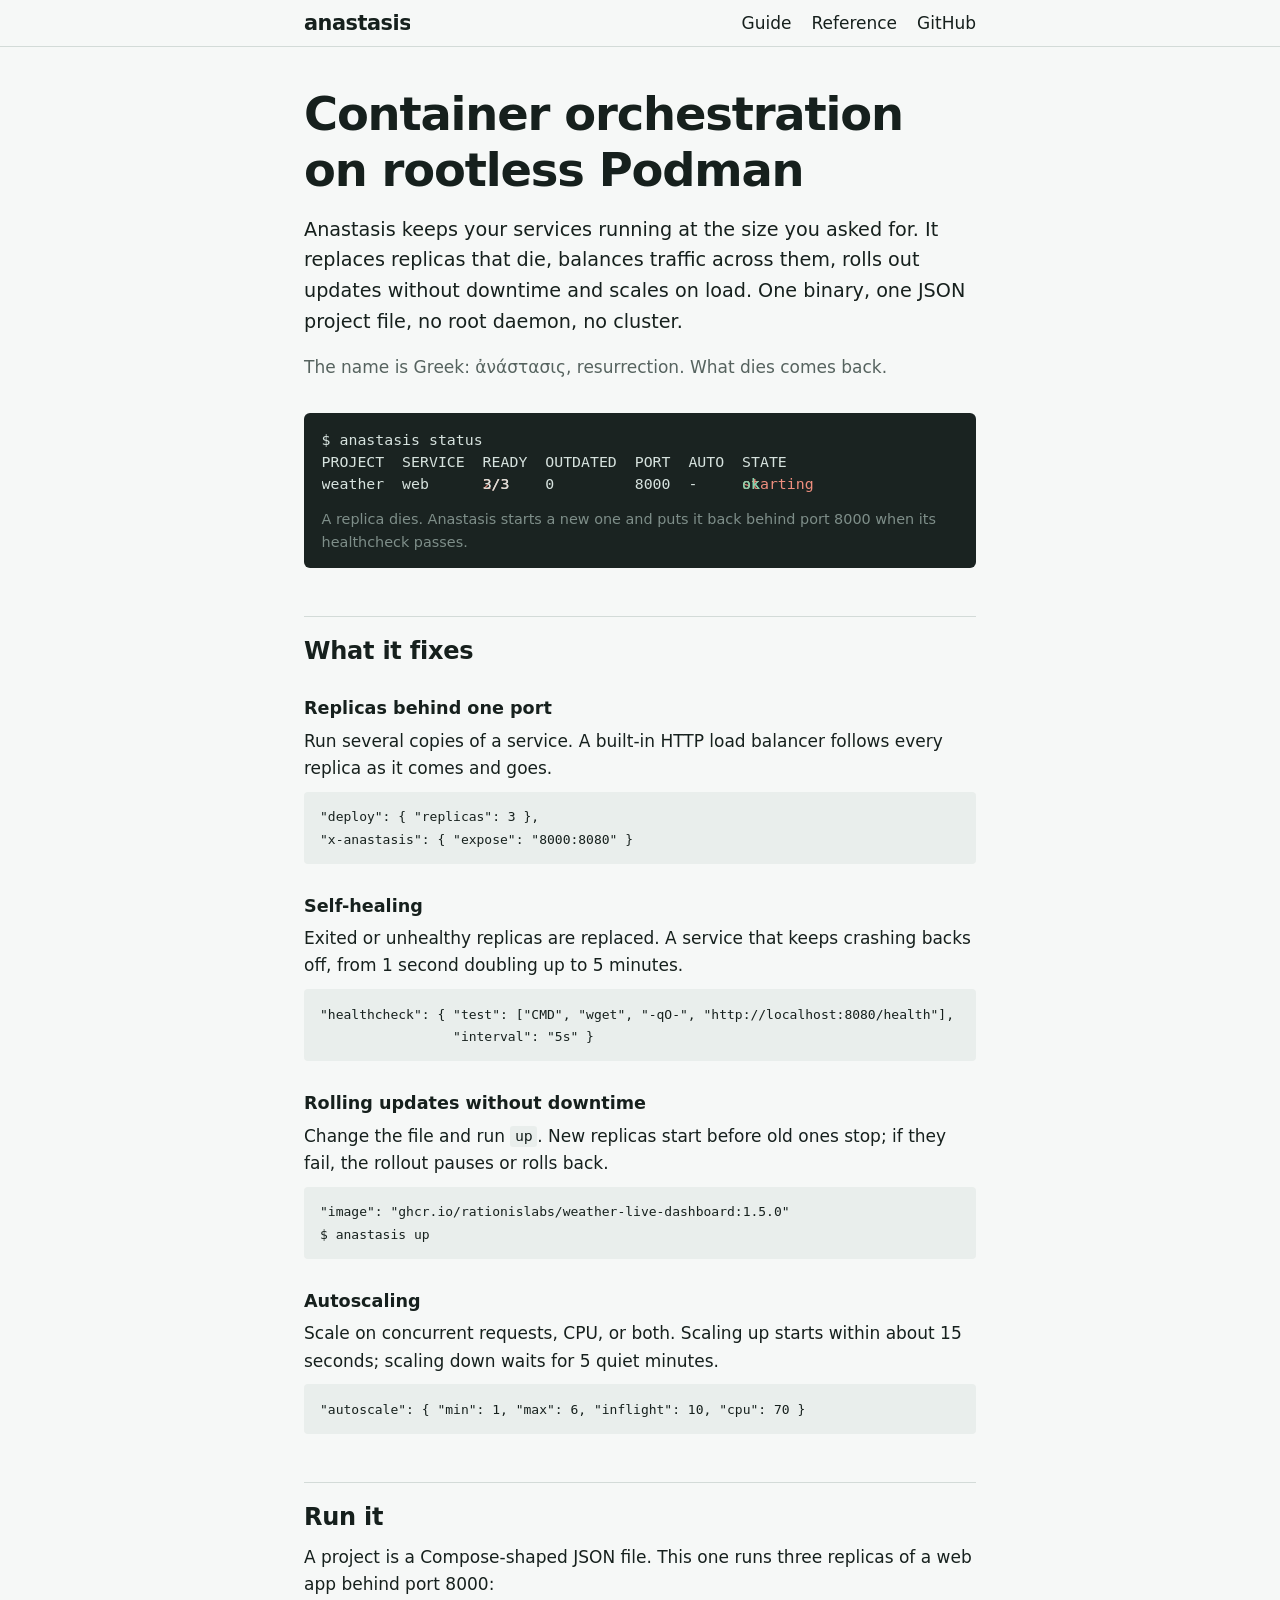
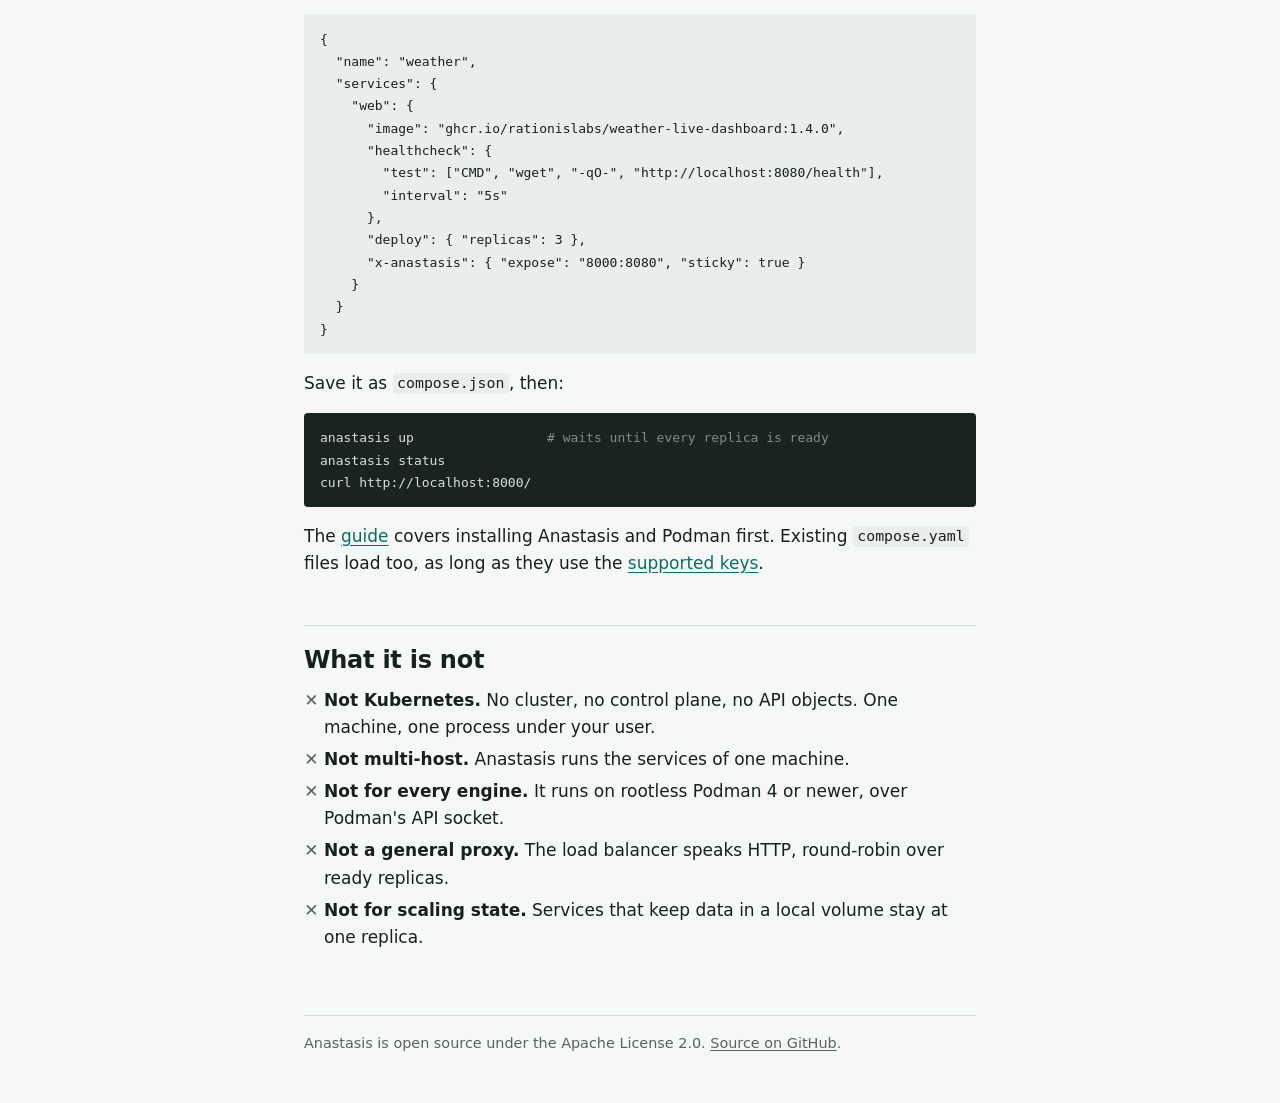
<file: docs/index.html>
<!DOCTYPE html>
<html lang="en">
<head>
<meta charset="utf-8">
<meta name="viewport" content="width=device-width, initial-scale=1">
<title>Anastasis: container orchestration on rootless Podman</title>
<meta name="description" content="Anastasis keeps your services running on rootless Podman: replicas, self-healing, rolling updates and autoscaling, in one binary with one JSON project file.">
<link rel="stylesheet" href="style.css">
<link rel="icon" href="logo.svg" type="image/svg+xml">
</head>
<body>
<a class="skip" href="#main">Skip to content</a>
<header class="bar">
  <nav aria-label="Site">
    <a class="home" href="./" aria-current="page"><img src="logo.svg" alt="Anastasis home" width="132" height="32"></a>
    <a href="guide.html">Guide</a>
    <a href="reference.html">Reference</a>
    <a href="https://github.com/rationislabs/anastasis">GitHub</a>
  </nav>
</header>

<main id="main">
<h1>Container orchestration on rootless&nbsp;Podman</h1>
<p class="lede">Anastasis keeps your services running at the size you asked for. It replaces replicas
that die, balances traffic across them, rolls out updates without downtime and scales on load.
One binary, one JSON project file, no root daemon, no cluster.</p>
<p class="note">The name is Greek: <span lang="grc">ἀνάστασις</span>, resurrection. What dies comes
back.</p>

<figure class="status">
<pre><span class="dim">$ anastasis status</span>
PROJECT  SERVICE  READY  OUTDATED  PORT  AUTO  STATE
weather  web      <span class="cycle"><span class="s1" aria-hidden="true">3/3</span><span class="s2 bad" aria-hidden="true">2/3</span><span class="s3">3/3</span></span>    0         8000  -     <span class="cycle"><span class="s1 ok" aria-hidden="true">ok</span><span class="s2 bad" aria-hidden="true">starting</span><span class="s3 ok">ok</span></span></pre>
<figcaption>A replica dies. Anastasis starts a new one and puts it back behind port 8000 when its
healthcheck passes.</figcaption>
</figure>

<h2 id="fixes">What it fixes</h2>
<dl class="fixes">
  <dt>Replicas behind one port</dt>
  <dd>Run several copies of a service. A built-in HTTP load balancer follows every replica as it
  comes and goes.
<pre><code>"deploy": { "replicas": 3 },
"x-anastasis": { "expose": "8000:8080" }</code></pre></dd>

  <dt>Self-healing</dt>
  <dd>Exited or unhealthy replicas are replaced. A service that keeps crashing backs off, from 1
  second doubling up to 5 minutes.
<pre><code>"healthcheck": { "test": ["CMD", "wget", "-qO-", "http://localhost:8080/health"],
                 "interval": "5s" }</code></pre></dd>

  <dt>Rolling updates without downtime</dt>
  <dd>Change the file and run <code>up</code>. New replicas start before old ones stop; if they
  fail, the rollout pauses or rolls back.
<pre><code>"image": "ghcr.io/rationislabs/weather-live-dashboard:1.5.0"
$ anastasis up</code></pre></dd>

  <dt>Autoscaling</dt>
  <dd>Scale on concurrent requests, CPU, or both. Scaling up starts within about 15 seconds;
  scaling down waits for 5 quiet minutes.
<pre><code>"autoscale": { "min": 1, "max": 6, "inflight": 10, "cpu": 70 }</code></pre></dd>
</dl>

<h2 id="start">Run it</h2>
<p>A project is a Compose-shaped JSON file. This one runs three replicas of a web app behind port
8000:</p>
<pre><code>{
  "name": "weather",
  "services": {
    "web": {
      "image": "ghcr.io/rationislabs/weather-live-dashboard:1.4.0",
      "healthcheck": {
        "test": ["CMD", "wget", "-qO-", "http://localhost:8080/health"],
        "interval": "5s"
      },
      "deploy": { "replicas": 3 },
      "x-anastasis": { "expose": "8000:8080", "sticky": true }
    }
  }
}</code></pre>
<p>Save it as <code>compose.json</code>, then:</p>
<pre class="term"><code>anastasis up                 <span class="dim"># waits until every replica is ready</span>
anastasis status
curl http://localhost:8000/</code></pre>
<p>The <a href="guide.html#install">guide</a> covers installing Anastasis and Podman first. Existing
<code>compose.yaml</code> files load too, as long as they use the
<a href="reference.html#service">supported keys</a>.</p>

<h2 id="not">What it is not</h2>
<ul class="not">
  <li><strong>Not Kubernetes.</strong> No cluster, no control plane, no API objects. One machine,
  one process under your user.</li>
  <li><strong>Not multi-host.</strong> Anastasis runs the services of one machine.</li>
  <li><strong>Not for every engine.</strong> It runs on rootless Podman 4 or newer, over Podman's
  API socket.</li>
  <li><strong>Not a general proxy.</strong> The load balancer speaks HTTP, round-robin over ready
  replicas.</li>
  <li><strong>Not for scaling state.</strong> Services that keep data in a local volume stay at one
  replica.</li>
</ul>
</main>

<footer>
  <p>Anastasis is open source under the Apache License 2.0.
  <a href="https://github.com/rationislabs/anastasis">Source on GitHub</a>.</p>
</footer>
</body>
</html>
</file>
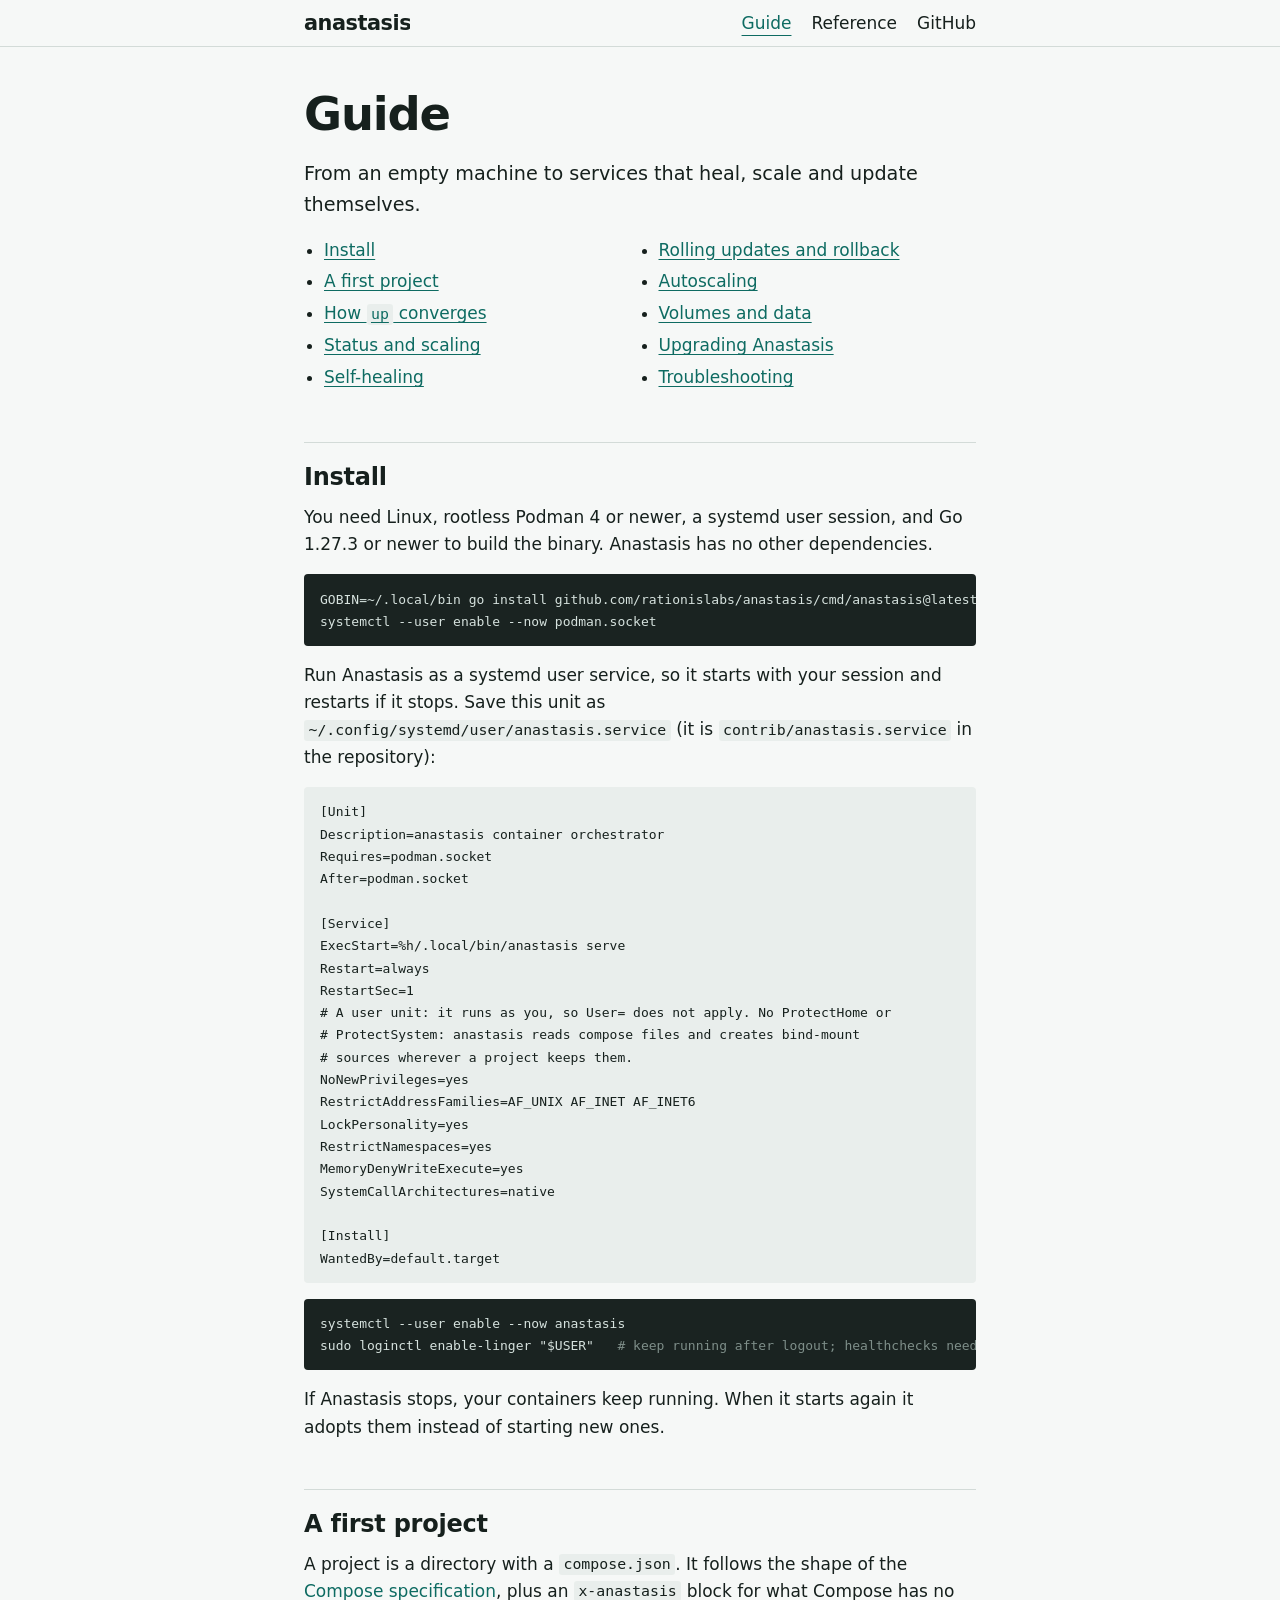
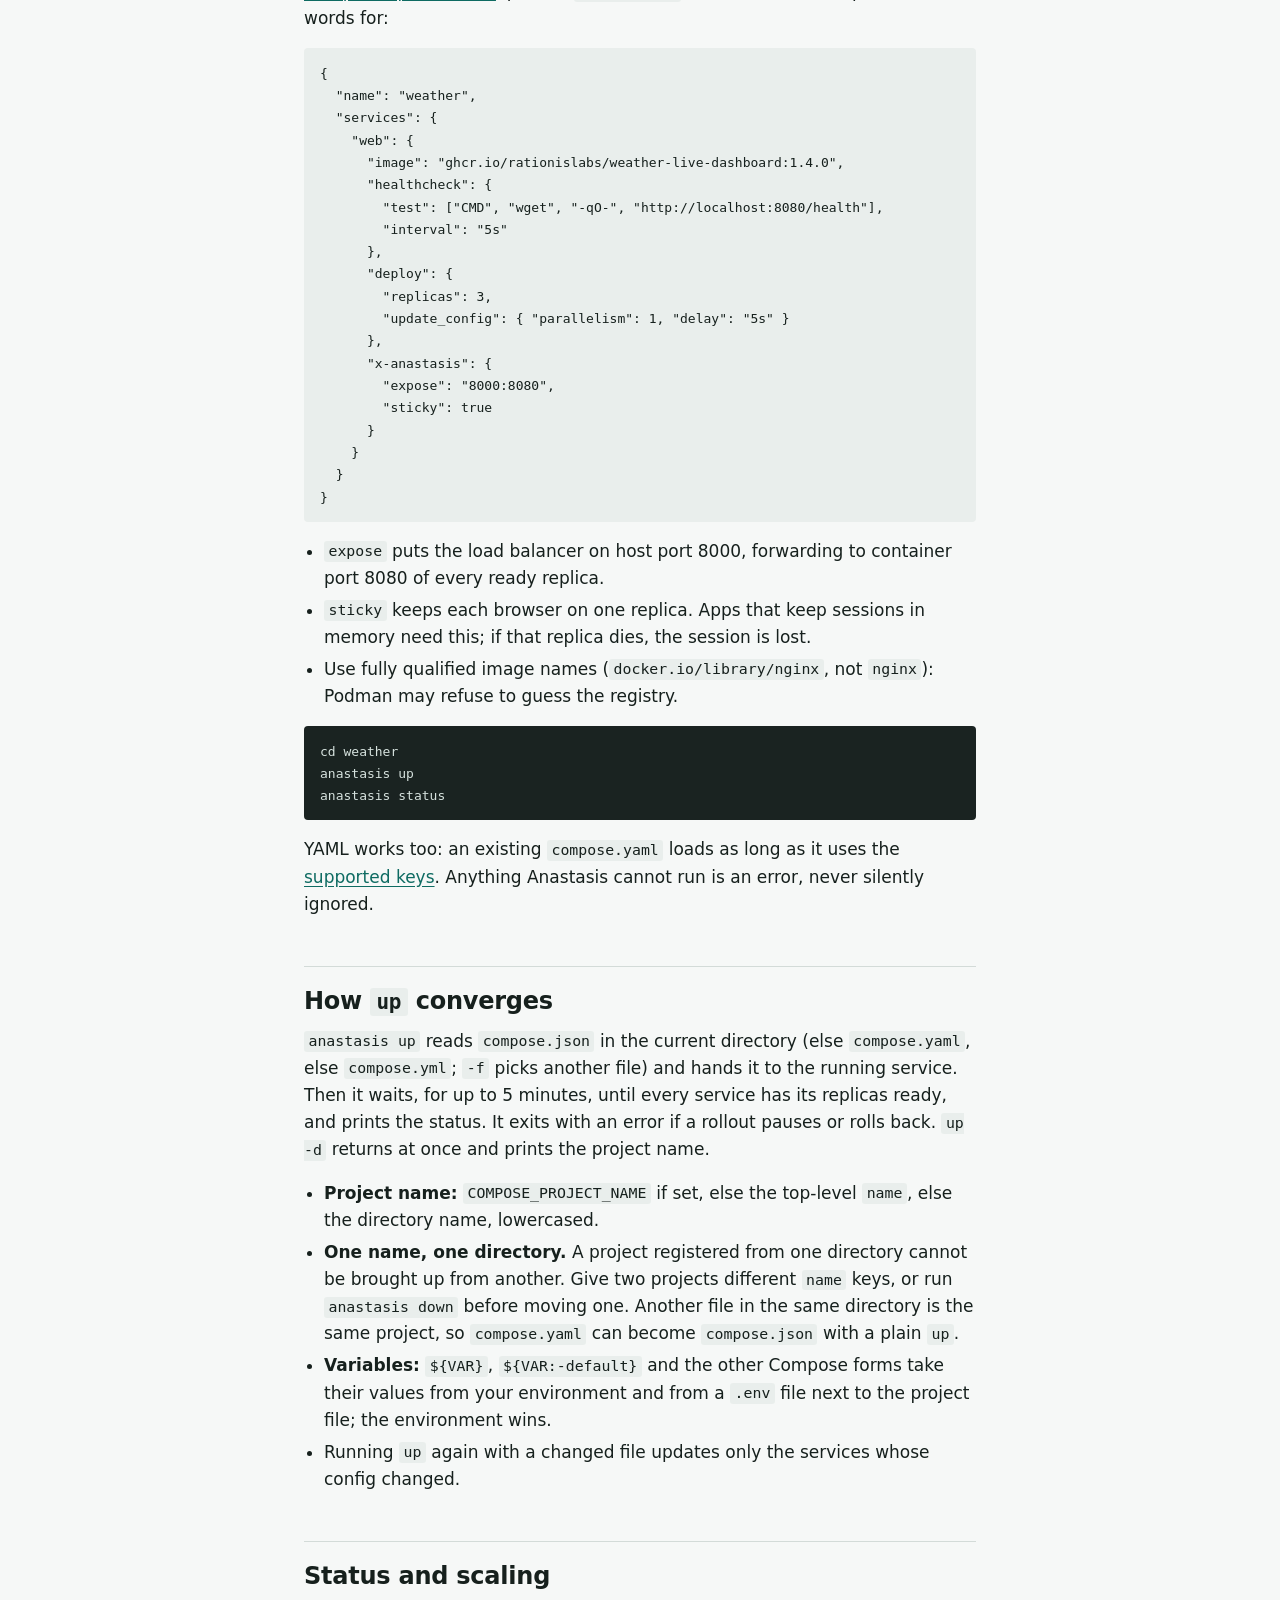
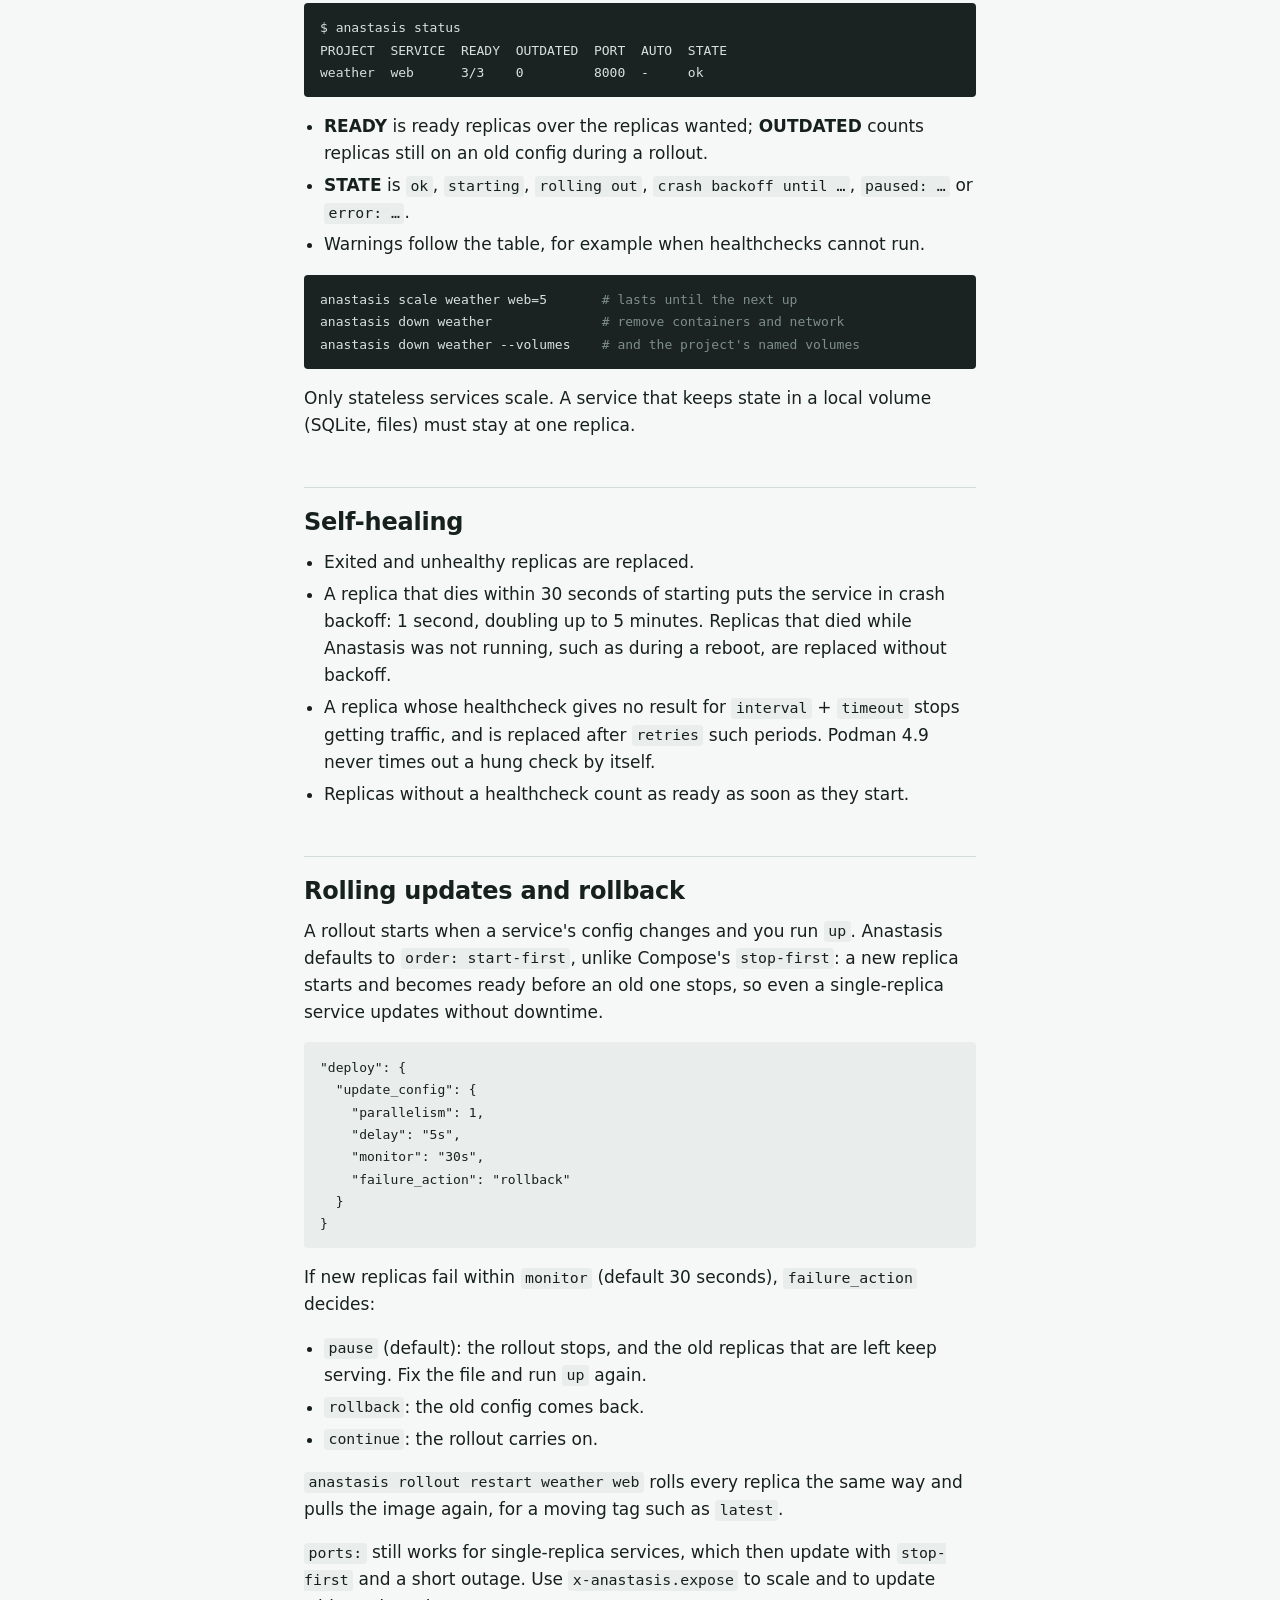
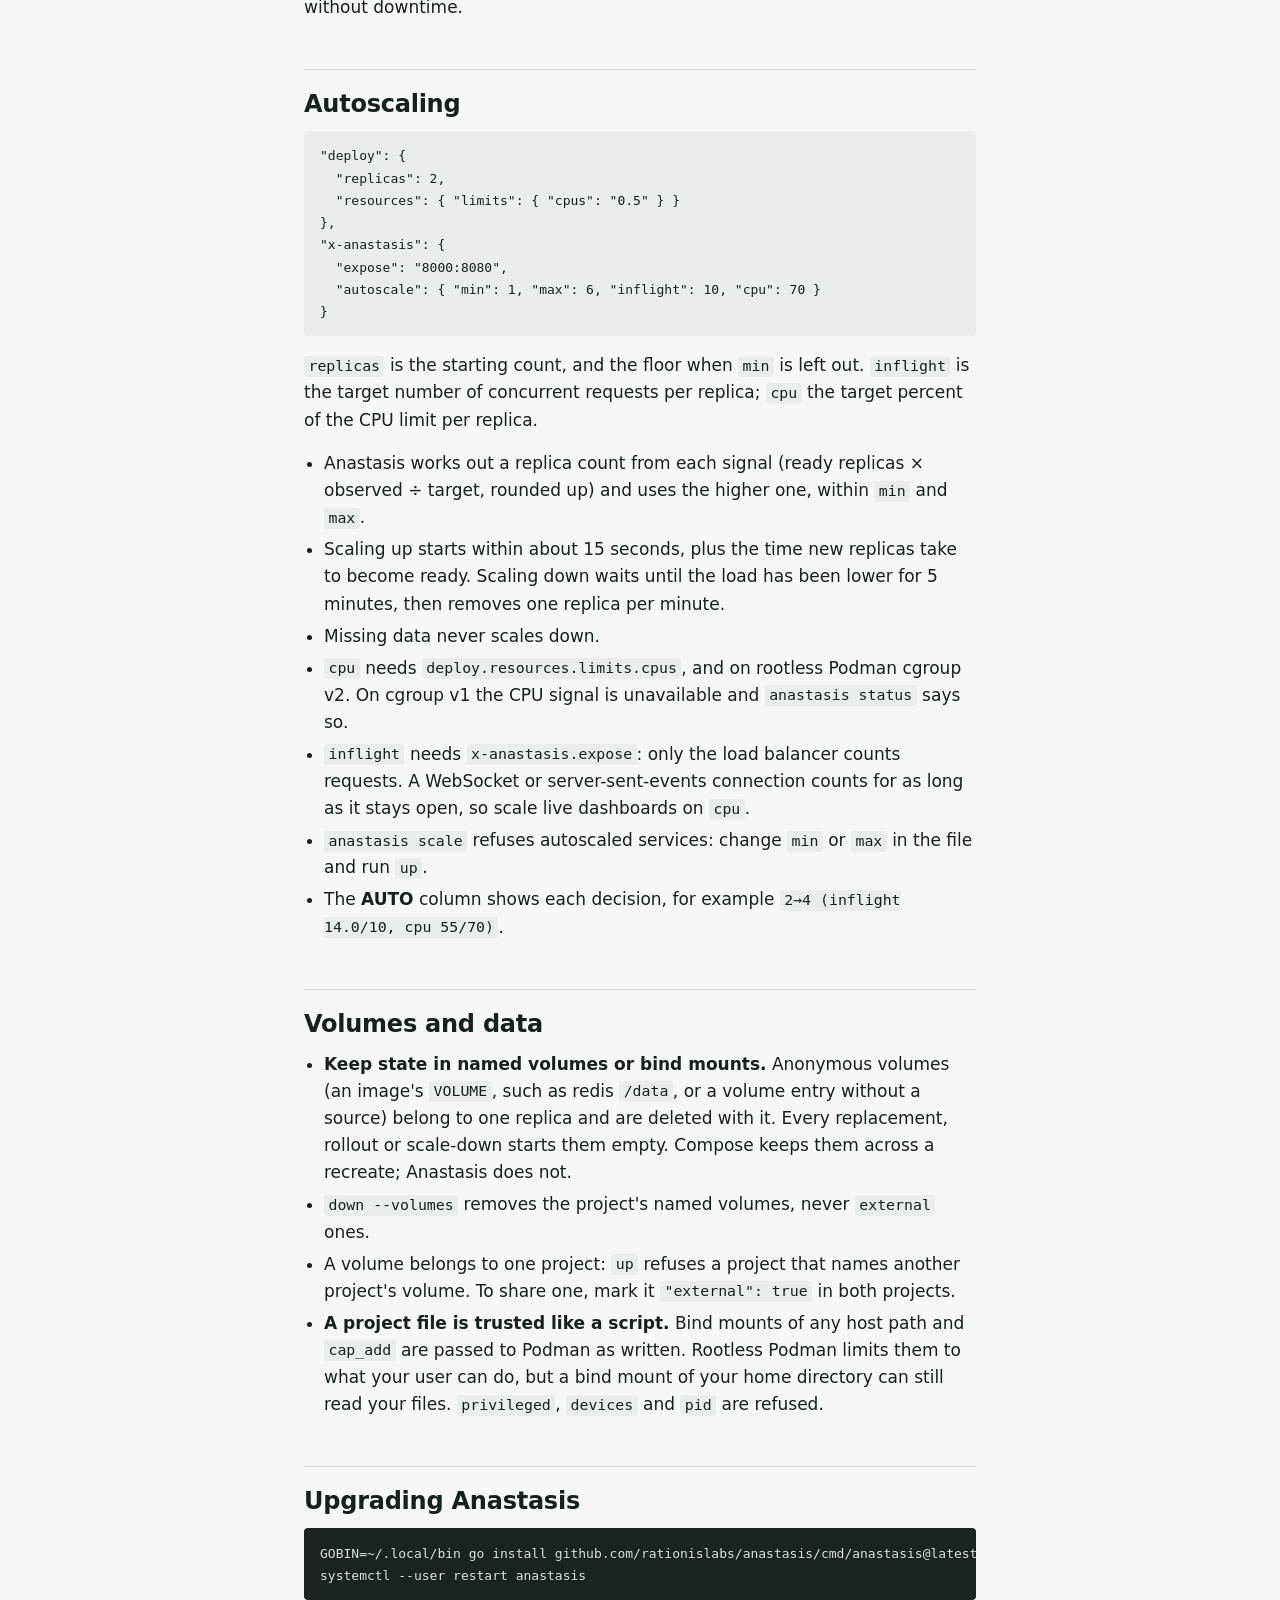
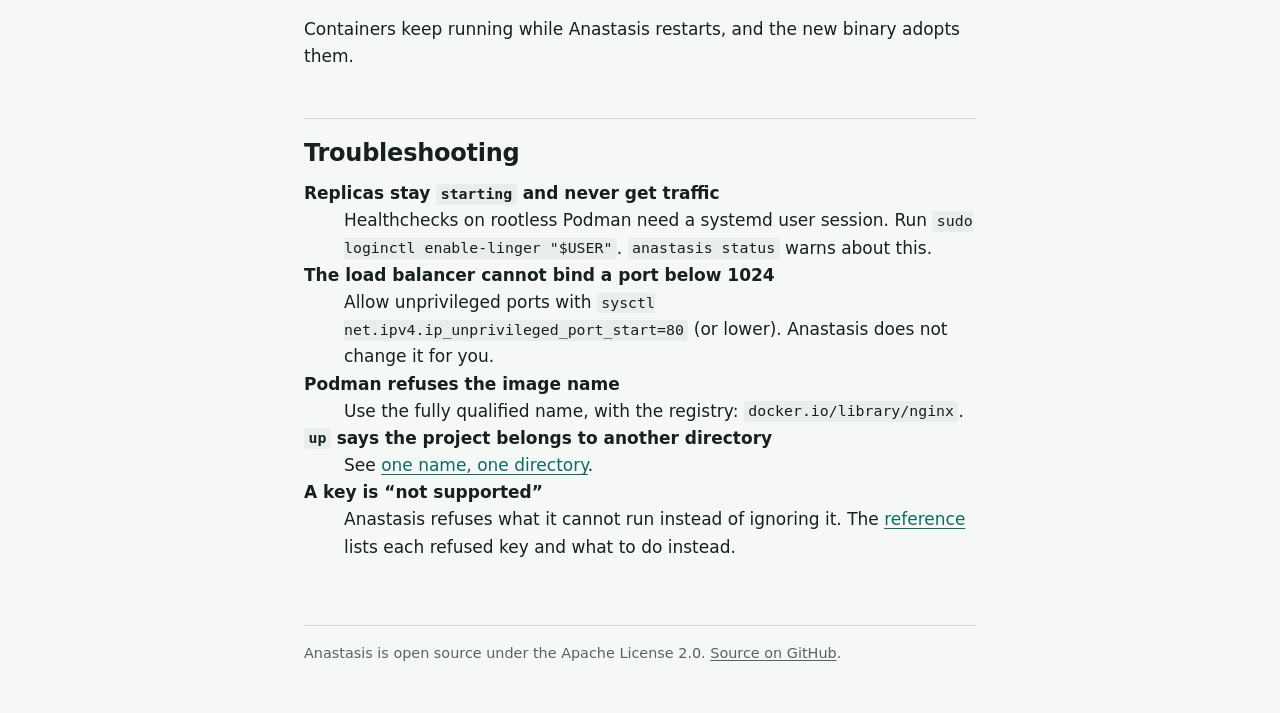
<file: docs/guide.html>
<!DOCTYPE html>
<html lang="en">
<head>
<meta charset="utf-8">
<meta name="viewport" content="width=device-width, initial-scale=1">
<title>Guide: Anastasis</title>
<meta name="description" content="Install Anastasis, run a first project, and learn how it heals, scales and updates your services.">
<link rel="stylesheet" href="style.css">
<link rel="icon" href="logo.svg" type="image/svg+xml">
</head>
<body>
<a class="skip" href="#main">Skip to content</a>
<header class="bar">
  <nav aria-label="Site">
    <a class="home" href="./"><img src="logo.svg" alt="Anastasis home" width="132" height="32"></a>
    <a href="guide.html" aria-current="page">Guide</a>
    <a href="reference.html">Reference</a>
    <a href="https://github.com/rationislabs/anastasis">GitHub</a>
  </nav>
</header>

<main id="main">
<h1>Guide</h1>
<p class="lede">From an empty machine to services that heal, scale and update themselves.</p>
<nav aria-label="On this page">
<ul class="toc">
  <li><a href="#install">Install</a></li>
  <li><a href="#first">A first project</a></li>
  <li><a href="#up">How <code>up</code> converges</a></li>
  <li><a href="#status">Status and scaling</a></li>
  <li><a href="#healing">Self-healing</a></li>
  <li><a href="#updates">Rolling updates and rollback</a></li>
  <li><a href="#autoscaling">Autoscaling</a></li>
  <li><a href="#volumes">Volumes and data</a></li>
  <li><a href="#upgrade">Upgrading Anastasis</a></li>
  <li><a href="#trouble">Troubleshooting</a></li>
</ul>
</nav>

<h2 id="install">Install</h2>
<p>You need Linux, rootless Podman 4 or newer, a systemd user session, and Go 1.27.3 or newer to
build the binary. Anastasis has no other dependencies.</p>
<pre class="term"><code>GOBIN=~/.local/bin go install github.com/rationislabs/anastasis/cmd/anastasis@latest
systemctl --user enable --now podman.socket</code></pre>
<p>Run Anastasis as a systemd user service, so it starts with your session and restarts if it
stops. Save this unit as <code>~/.config/systemd/user/anastasis.service</code> (it is
<code>contrib/anastasis.service</code> in the repository):</p>
<pre id="unit"><code>[Unit]
Description=anastasis container orchestrator
Requires=podman.socket
After=podman.socket

[Service]
ExecStart=%h/.local/bin/anastasis serve
Restart=always
RestartSec=1
# A user unit: it runs as you, so User= does not apply. No ProtectHome or
# ProtectSystem: anastasis reads compose files and creates bind-mount
# sources wherever a project keeps them.
NoNewPrivileges=yes
RestrictAddressFamilies=AF_UNIX AF_INET AF_INET6
LockPersonality=yes
RestrictNamespaces=yes
MemoryDenyWriteExecute=yes
SystemCallArchitectures=native

[Install]
WantedBy=default.target
</code></pre>
<pre class="term"><code>systemctl --user enable --now anastasis
sudo loginctl enable-linger "$USER"   <span class="dim"># keep running after logout; healthchecks need it too</span></code></pre>
<p>If Anastasis stops, your containers keep running. When it starts again it adopts them instead
of starting new ones.</p>

<h2 id="first">A first project</h2>
<p>A project is a directory with a <code>compose.json</code>. It follows the shape of the
<a href="https://compose-spec.io">Compose specification</a>, plus an <code>x-anastasis</code> block
for what Compose has no words for:</p>
<pre><code>{
  "name": "weather",
  "services": {
    "web": {
      "image": "ghcr.io/rationislabs/weather-live-dashboard:1.4.0",
      "healthcheck": {
        "test": ["CMD", "wget", "-qO-", "http://localhost:8080/health"],
        "interval": "5s"
      },
      "deploy": {
        "replicas": 3,
        "update_config": { "parallelism": 1, "delay": "5s" }
      },
      "x-anastasis": {
        "expose": "8000:8080",
        "sticky": true
      }
    }
  }
}</code></pre>
<ul>
  <li><code>expose</code> puts the load balancer on host port 8000, forwarding to container port
  8080 of every ready replica.</li>
  <li><code>sticky</code> keeps each browser on one replica. Apps that keep sessions in memory need
  this; if that replica dies, the session is lost.</li>
  <li>Use fully qualified image names (<code>docker.io/library/nginx</code>, not
  <code>nginx</code>): Podman may refuse to guess the registry.</li>
</ul>
<pre class="term"><code>cd weather
anastasis up
anastasis status</code></pre>
<p>YAML works too: an existing <code>compose.yaml</code> loads as long as it uses the
<a href="reference.html#service">supported keys</a>. Anything Anastasis cannot run is an error,
never silently ignored.</p>

<h2 id="up">How <code>up</code> converges</h2>
<p><code>anastasis up</code> reads <code>compose.json</code> in the current directory (else
<code>compose.yaml</code>, else <code>compose.yml</code>; <code>-f</code> picks another file) and hands
it to the running service. Then it waits, for up to 5 minutes, until every service has its replicas
ready, and prints the status. It exits with an error if a rollout pauses or rolls back.
<code>up -d</code> returns at once and prints the project name.</p>
<ul>
  <li><strong>Project name:</strong> <code>COMPOSE_PROJECT_NAME</code> if set, else the top-level
  <code>name</code>, else the directory name, lowercased.</li>
  <li><strong>One name, one directory.</strong> A project registered from one directory cannot be
  brought up from another. Give two projects different <code>name</code> keys, or run
  <code>anastasis down</code> before moving one. Another file in the same directory is the same
  project, so <code>compose.yaml</code> can become <code>compose.json</code> with a plain
  <code>up</code>.</li>
  <li><strong>Variables:</strong> <code>${VAR}</code>, <code>${VAR:-default}</code> and the other
  Compose forms take their values from your environment and from a <code>.env</code> file next to
  the project file; the environment wins.</li>
  <li>Running <code>up</code> again with a changed file updates only the services whose config
  changed.</li>
</ul>

<h2 id="status">Status and scaling</h2>
<pre class="term"><code>$ anastasis status
PROJECT  SERVICE  READY  OUTDATED  PORT  AUTO  STATE
weather  web      3/3    0         8000  -     ok</code></pre>
<ul>
  <li><strong>READY</strong> is ready replicas over the replicas wanted; <strong>OUTDATED</strong>
  counts replicas still on an old config during a rollout.</li>
  <li><strong>STATE</strong> is <code>ok</code>, <code>starting</code>, <code>rolling out</code>,
  <code>crash backoff until …</code>, <code>paused: …</code> or <code>error: …</code>.</li>
  <li>Warnings follow the table, for example when healthchecks cannot run.</li>
</ul>
<pre class="term"><code>anastasis scale weather web=5       <span class="dim"># lasts until the next up</span>
anastasis down weather              <span class="dim"># remove containers and network</span>
anastasis down weather --volumes    <span class="dim"># and the project's named volumes</span></code></pre>
<p>Only stateless services scale. A service that keeps state in a local volume (SQLite, files)
must stay at one replica.</p>

<h2 id="healing">Self-healing</h2>
<ul>
  <li>Exited and unhealthy replicas are replaced.</li>
  <li>A replica that dies within 30 seconds of starting puts the service in crash backoff: 1 second,
  doubling up to 5 minutes. Replicas that died while Anastasis was not running, such as during a
  reboot, are replaced without backoff.</li>
  <li>A replica whose healthcheck gives no result for <code>interval</code> + <code>timeout</code>
  stops getting traffic, and is replaced after <code>retries</code> such periods. Podman 4.9 never
  times out a hung check by itself.</li>
  <li>Replicas without a healthcheck count as ready as soon as they start.</li>
</ul>

<h2 id="updates">Rolling updates and rollback</h2>
<p>A rollout starts when a service's config changes and you run <code>up</code>. Anastasis
defaults to <code>order: start-first</code>, unlike Compose's <code>stop-first</code>: a new
replica starts and becomes ready before an old one stops, so even a single-replica service updates
without downtime.</p>
<pre><code>"deploy": {
  "update_config": {
    "parallelism": 1,
    "delay": "5s",
    "monitor": "30s",
    "failure_action": "rollback"
  }
}</code></pre>
<p>If new replicas fail within <code>monitor</code> (default 30 seconds),
<code>failure_action</code> decides:</p>
<ul>
  <li><code>pause</code> (default): the rollout stops, and the old replicas that are left keep
  serving. Fix the file and run <code>up</code> again.</li>
  <li><code>rollback</code>: the old config comes back.</li>
  <li><code>continue</code>: the rollout carries on.</li>
</ul>
<p><code>anastasis rollout restart weather web</code> rolls every replica the same way and pulls
the image again, for a moving tag such as <code>latest</code>.</p>
<p><code>ports:</code> still works for single-replica services, which then update with
<code>stop-first</code> and a short outage. Use <code>x-anastasis.expose</code> to scale and to
update without downtime.</p>

<h2 id="autoscaling">Autoscaling</h2>
<pre><code>"deploy": {
  "replicas": 2,
  "resources": { "limits": { "cpus": "0.5" } }
},
"x-anastasis": {
  "expose": "8000:8080",
  "autoscale": { "min": 1, "max": 6, "inflight": 10, "cpu": 70 }
}</code></pre>
<p><code>replicas</code> is the starting count, and the floor when <code>min</code> is left out.
<code>inflight</code> is the target number of concurrent requests per replica; <code>cpu</code> the
target percent of the CPU limit per replica.</p>
<ul>
  <li>Anastasis works out a replica count from each signal (ready replicas × observed ÷ target,
  rounded up) and uses the higher one, within <code>min</code> and <code>max</code>.</li>
  <li>Scaling up starts within about 15 seconds, plus the time new replicas take to become ready.
  Scaling down waits until the load has been lower for 5 minutes, then removes one replica per
  minute.</li>
  <li>Missing data never scales down.</li>
  <li><code>cpu</code> needs <code>deploy.resources.limits.cpus</code>, and on rootless Podman
  cgroup v2. On cgroup v1 the CPU signal is unavailable and <code>anastasis status</code> says
  so.</li>
  <li><code>inflight</code> needs <code>x-anastasis.expose</code>: only the load balancer counts
  requests. A WebSocket or server-sent-events connection counts for as long as it stays open, so
  scale live dashboards on <code>cpu</code>.</li>
  <li><code>anastasis scale</code> refuses autoscaled services: change <code>min</code> or
  <code>max</code> in the file and run <code>up</code>.</li>
  <li>The <strong>AUTO</strong> column shows each decision, for example
  <code>2→4 (inflight 14.0/10, cpu 55/70)</code>.</li>
</ul>

<h2 id="volumes">Volumes and data</h2>
<ul>
  <li><strong>Keep state in named volumes or bind mounts.</strong> Anonymous volumes (an image's
  <code>VOLUME</code>, such as redis <code>/data</code>, or a volume entry without a source) belong
  to one replica and are deleted with it. Every replacement, rollout or scale-down starts them
  empty. Compose keeps them across a recreate; Anastasis does not.</li>
  <li><code>down --volumes</code> removes the project's named volumes, never
  <code>external</code> ones.</li>
  <li>A volume belongs to one project: <code>up</code> refuses a project that names another
  project's volume. To share one, mark it <code>"external": true</code> in both projects.</li>
  <li><strong>A project file is trusted like a script.</strong> Bind mounts of any host path and
  <code>cap_add</code> are passed to Podman as written. Rootless Podman limits them to what your
  user can do, but a bind mount of your home directory can still read your files.
  <code>privileged</code>, <code>devices</code> and <code>pid</code> are refused.</li>
</ul>

<h2 id="upgrade">Upgrading Anastasis</h2>
<pre class="term"><code>GOBIN=~/.local/bin go install github.com/rationislabs/anastasis/cmd/anastasis@latest
systemctl --user restart anastasis</code></pre>
<p>Containers keep running while Anastasis restarts, and the new binary adopts them.</p>

<h2 id="trouble">Troubleshooting</h2>
<dl>
  <dt><strong>Replicas stay <code>starting</code> and never get traffic</strong></dt>
  <dd>Healthchecks on rootless Podman need a systemd user session. Run
  <code>sudo loginctl enable-linger "$USER"</code>. <code>anastasis status</code> warns about
  this.</dd>
  <dt><strong>The load balancer cannot bind a port below 1024</strong></dt>
  <dd>Allow unprivileged ports with <code>sysctl net.ipv4.ip_unprivileged_port_start=80</code> (or
  lower). Anastasis does not change it for you.</dd>
  <dt><strong>Podman refuses the image name</strong></dt>
  <dd>Use the fully qualified name, with the registry: <code>docker.io/library/nginx</code>.</dd>
  <dt><strong><code>up</code> says the project belongs to another directory</strong></dt>
  <dd>See <a href="#up">one name, one directory</a>.</dd>
  <dt><strong>A key is “not supported”</strong></dt>
  <dd>Anastasis refuses what it cannot run instead of ignoring it. The
  <a href="reference.html#refused">reference</a> lists each refused key and what to do
  instead.</dd>
</dl>
</main>

<footer>
  <p>Anastasis is open source under the Apache License 2.0.
  <a href="https://github.com/rationislabs/anastasis">Source on GitHub</a>.</p>
</footer>
</body>
</html>
</file>
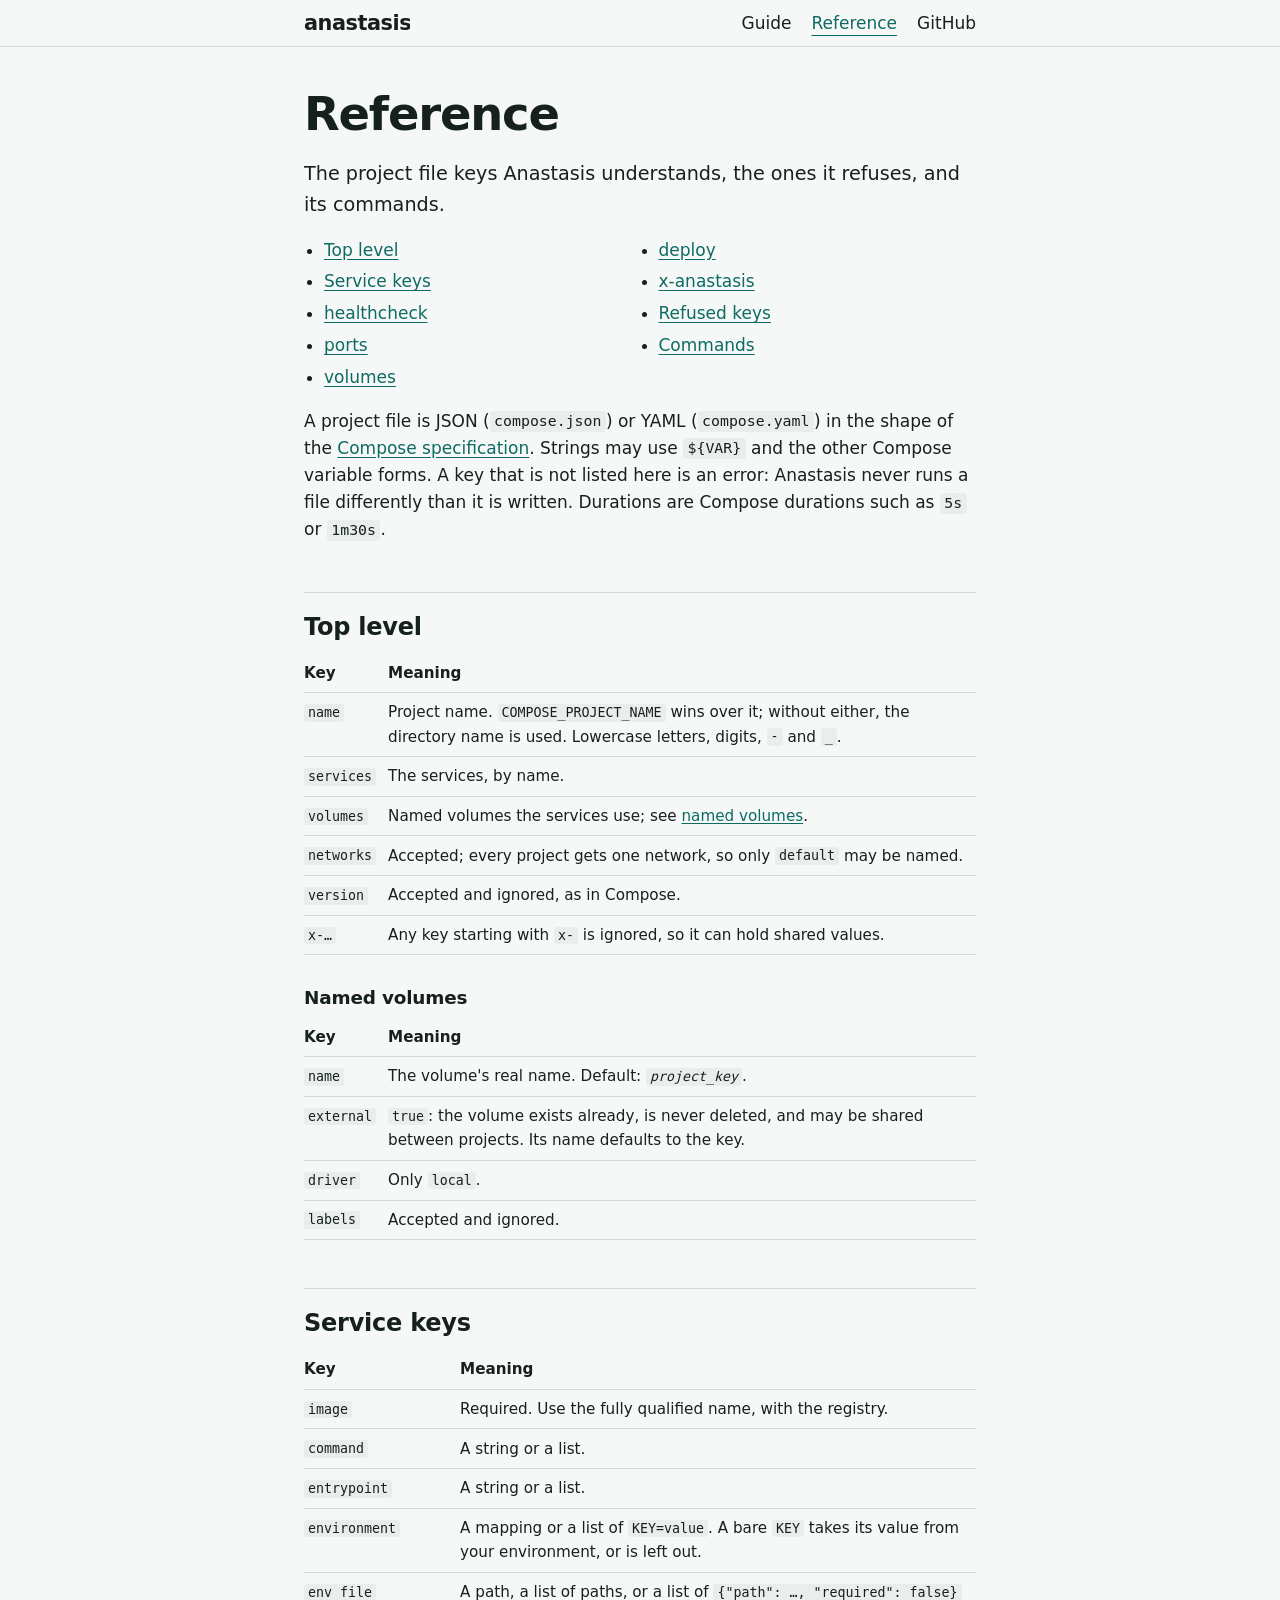
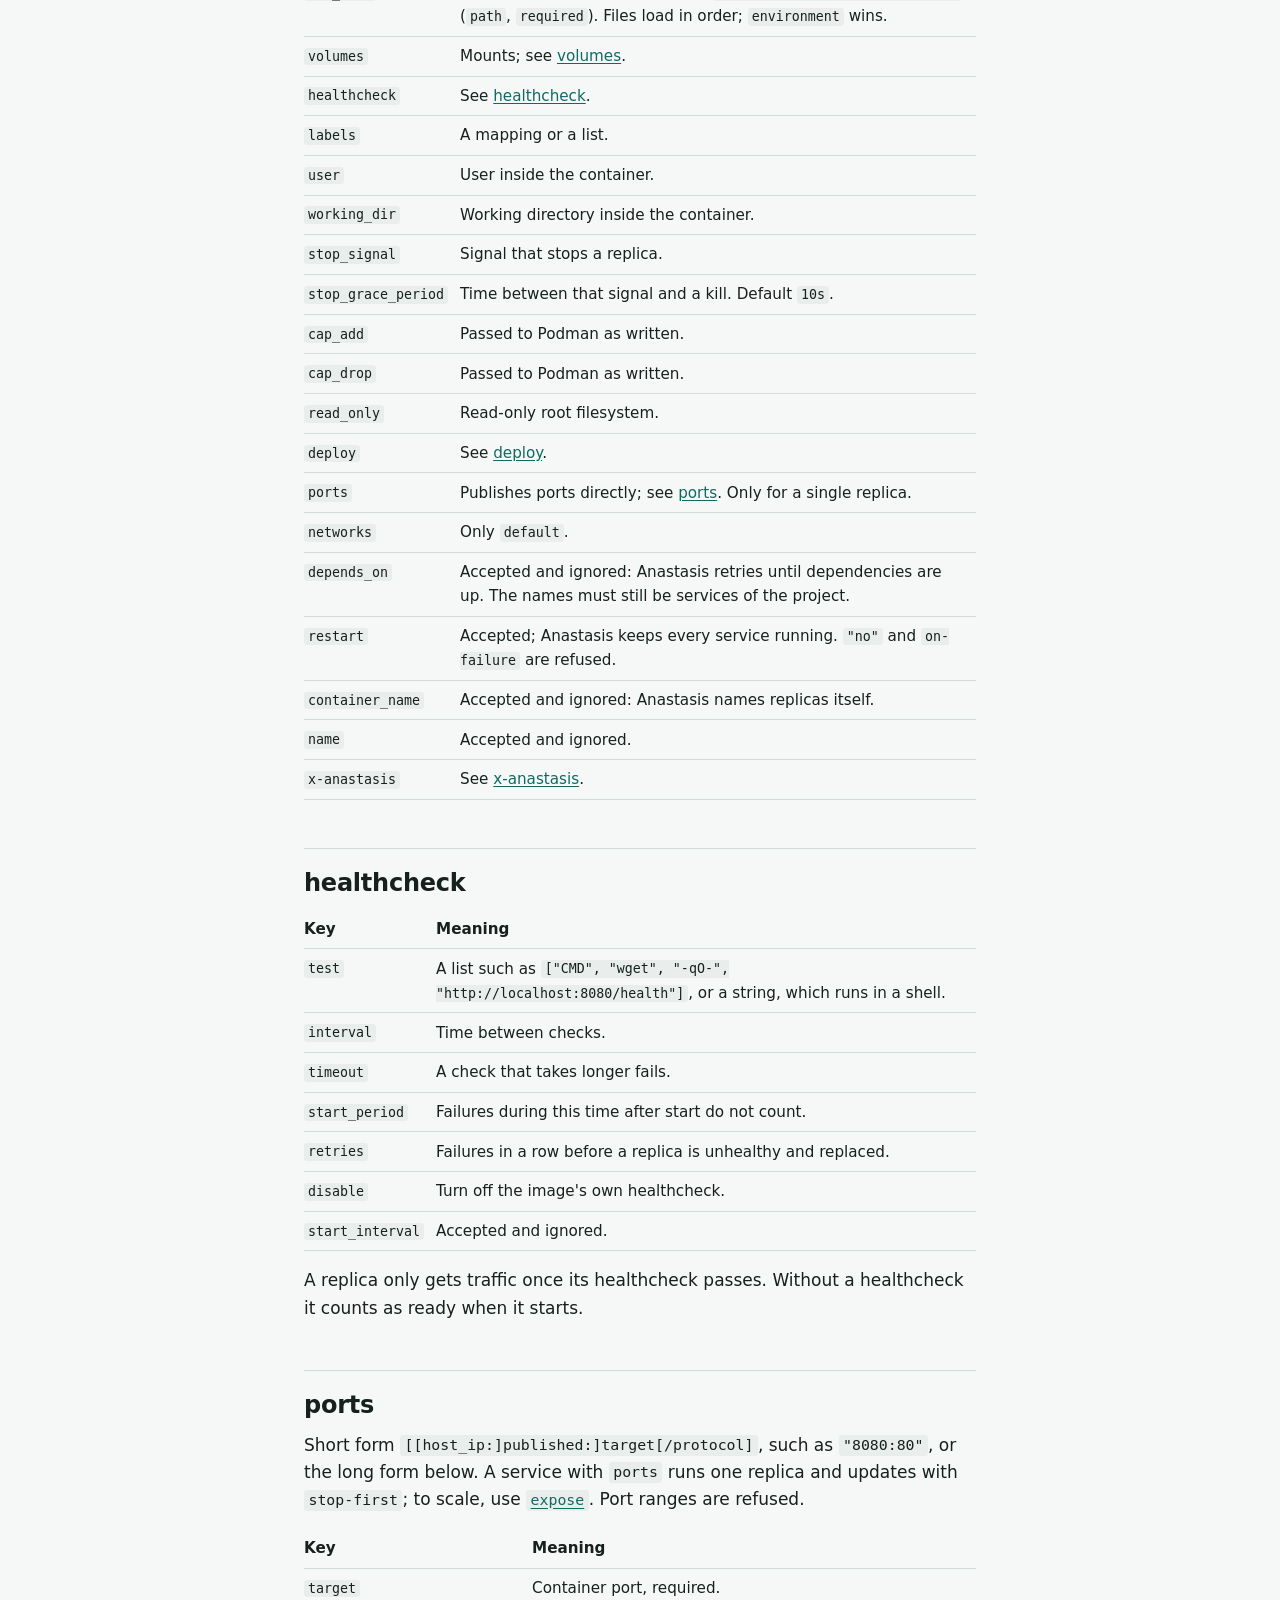
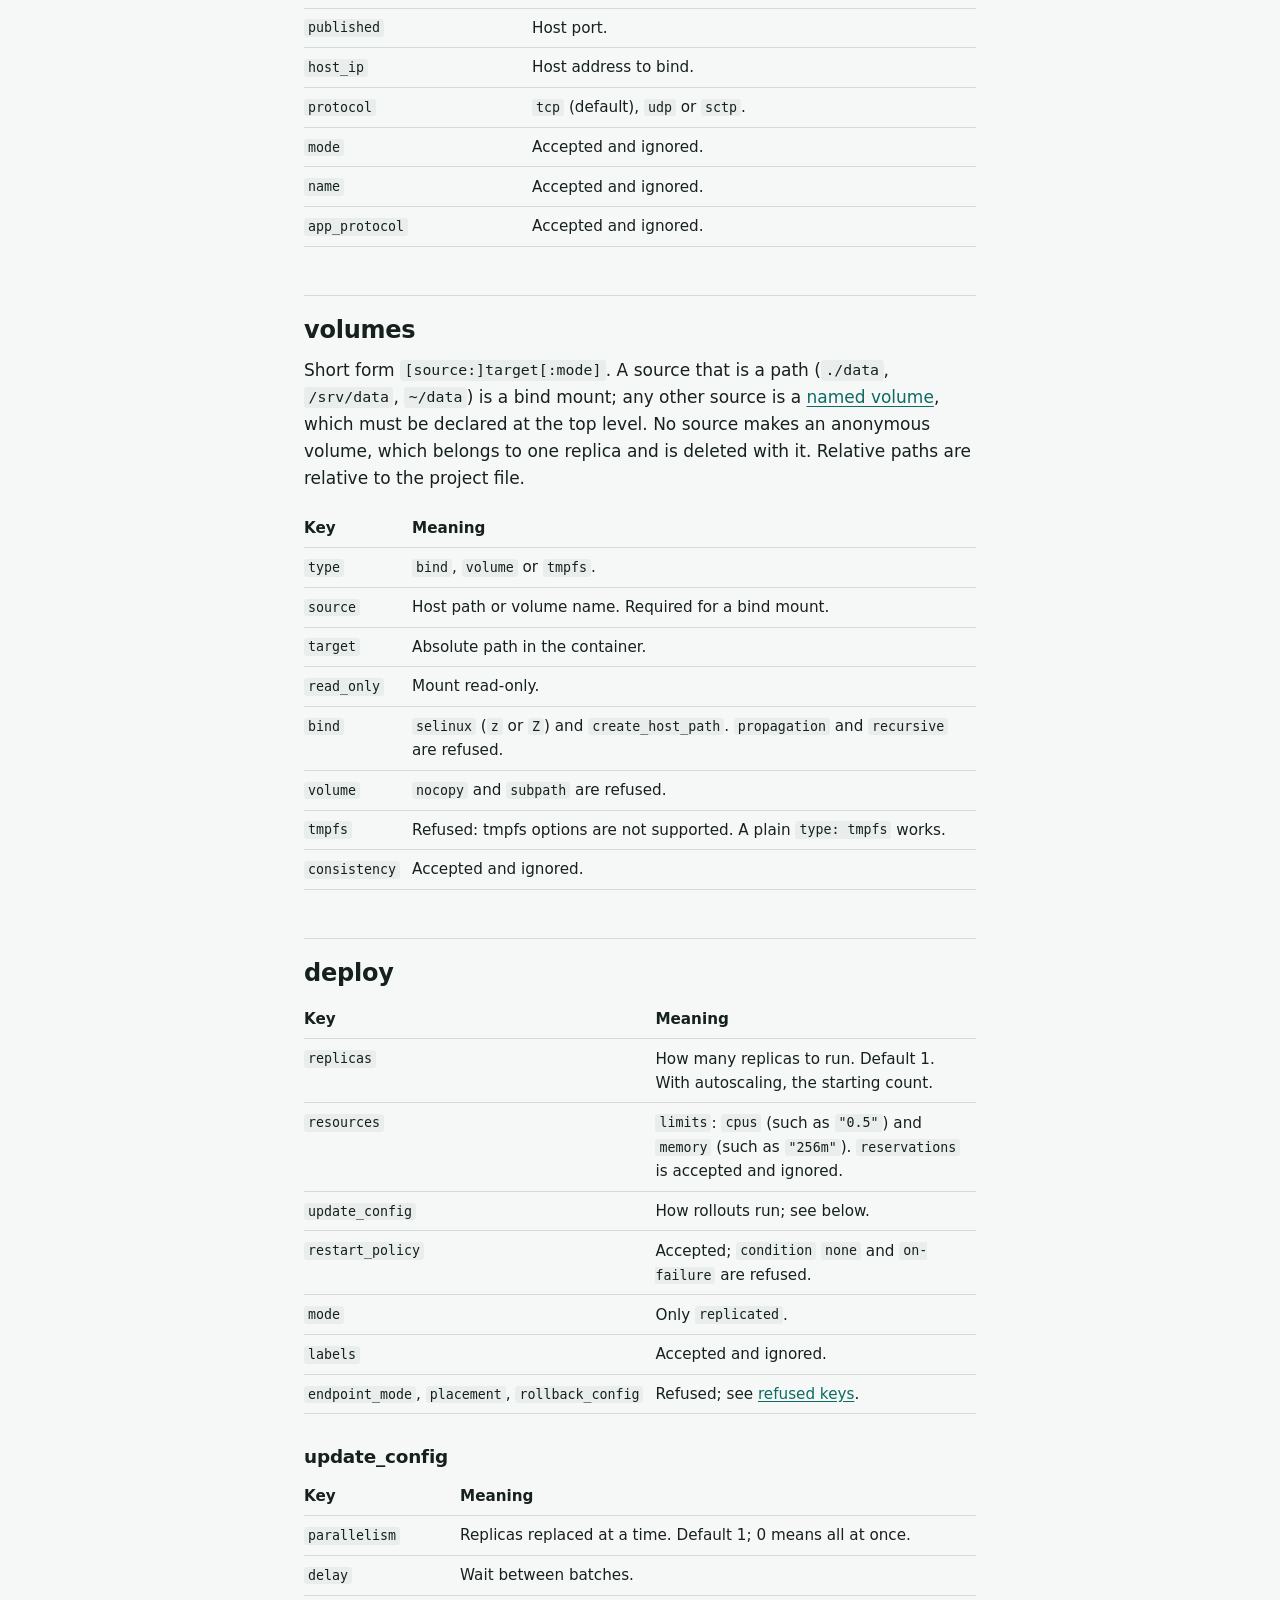
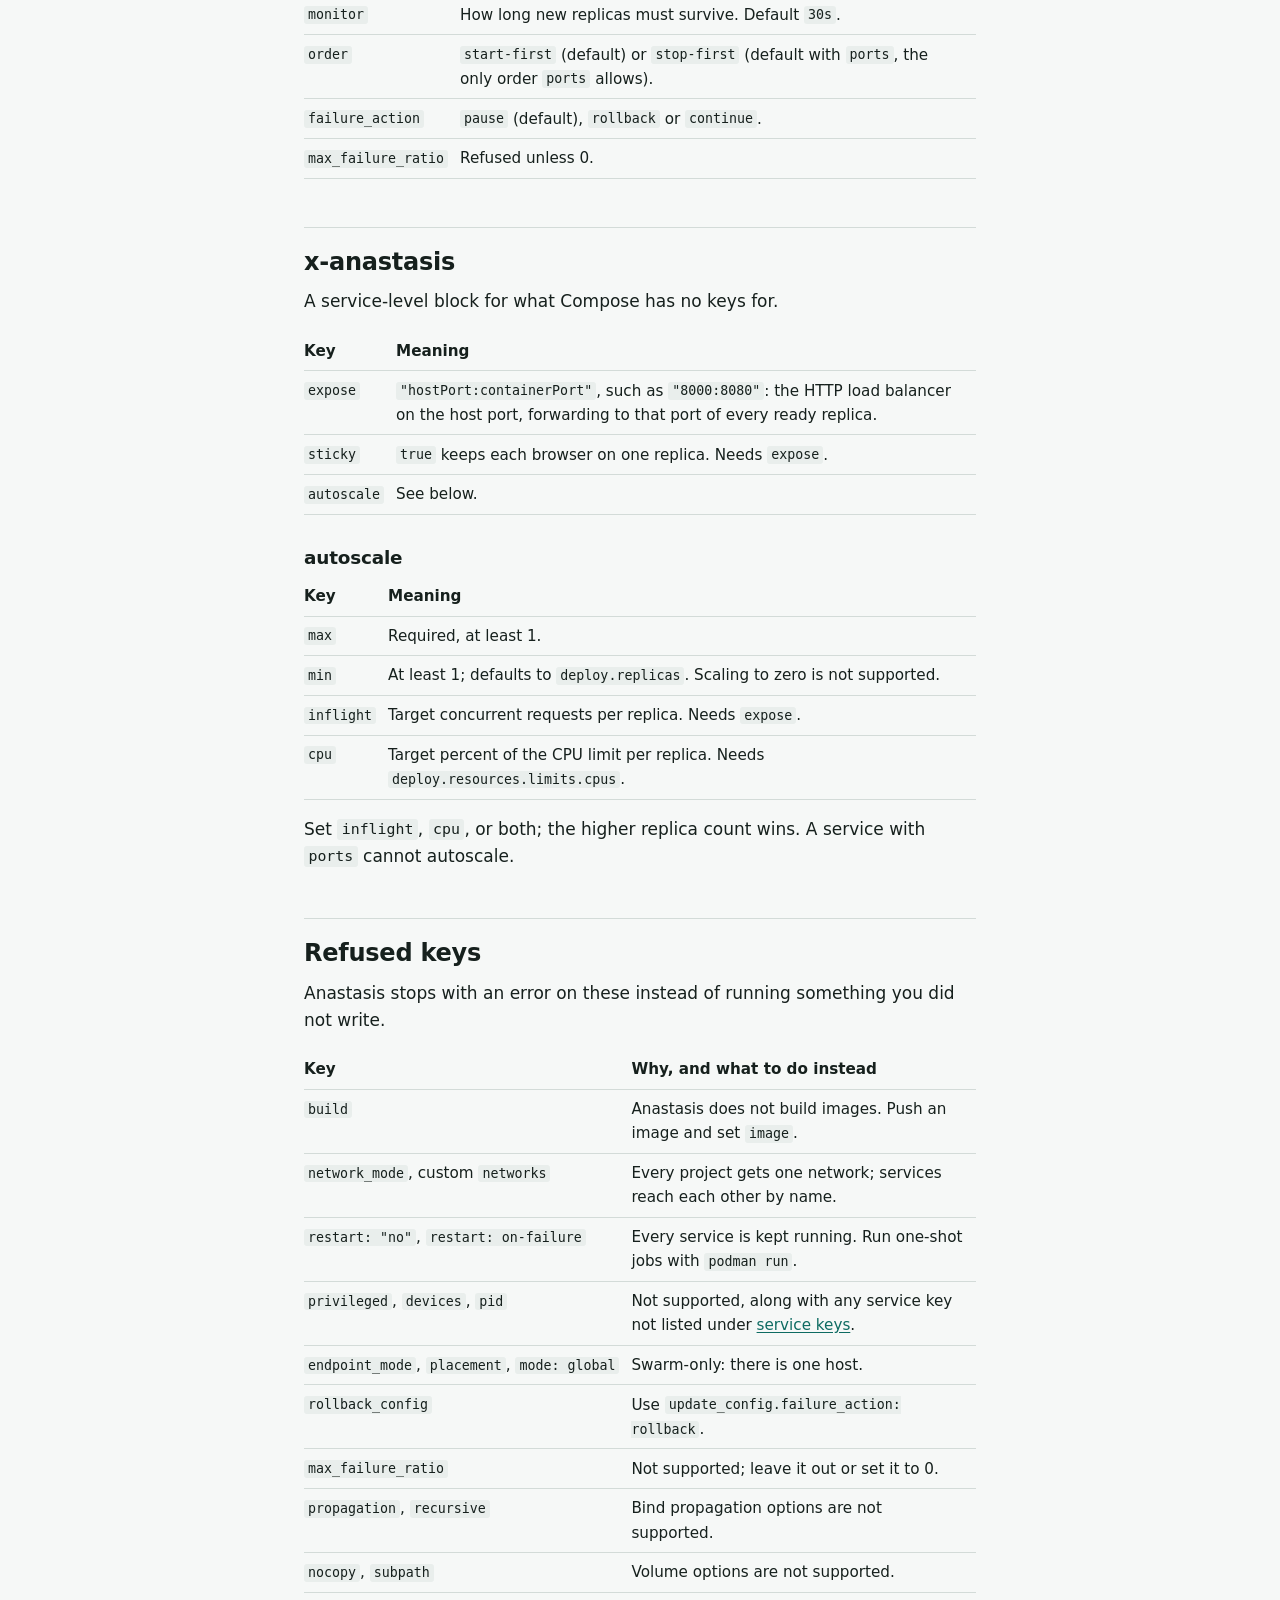
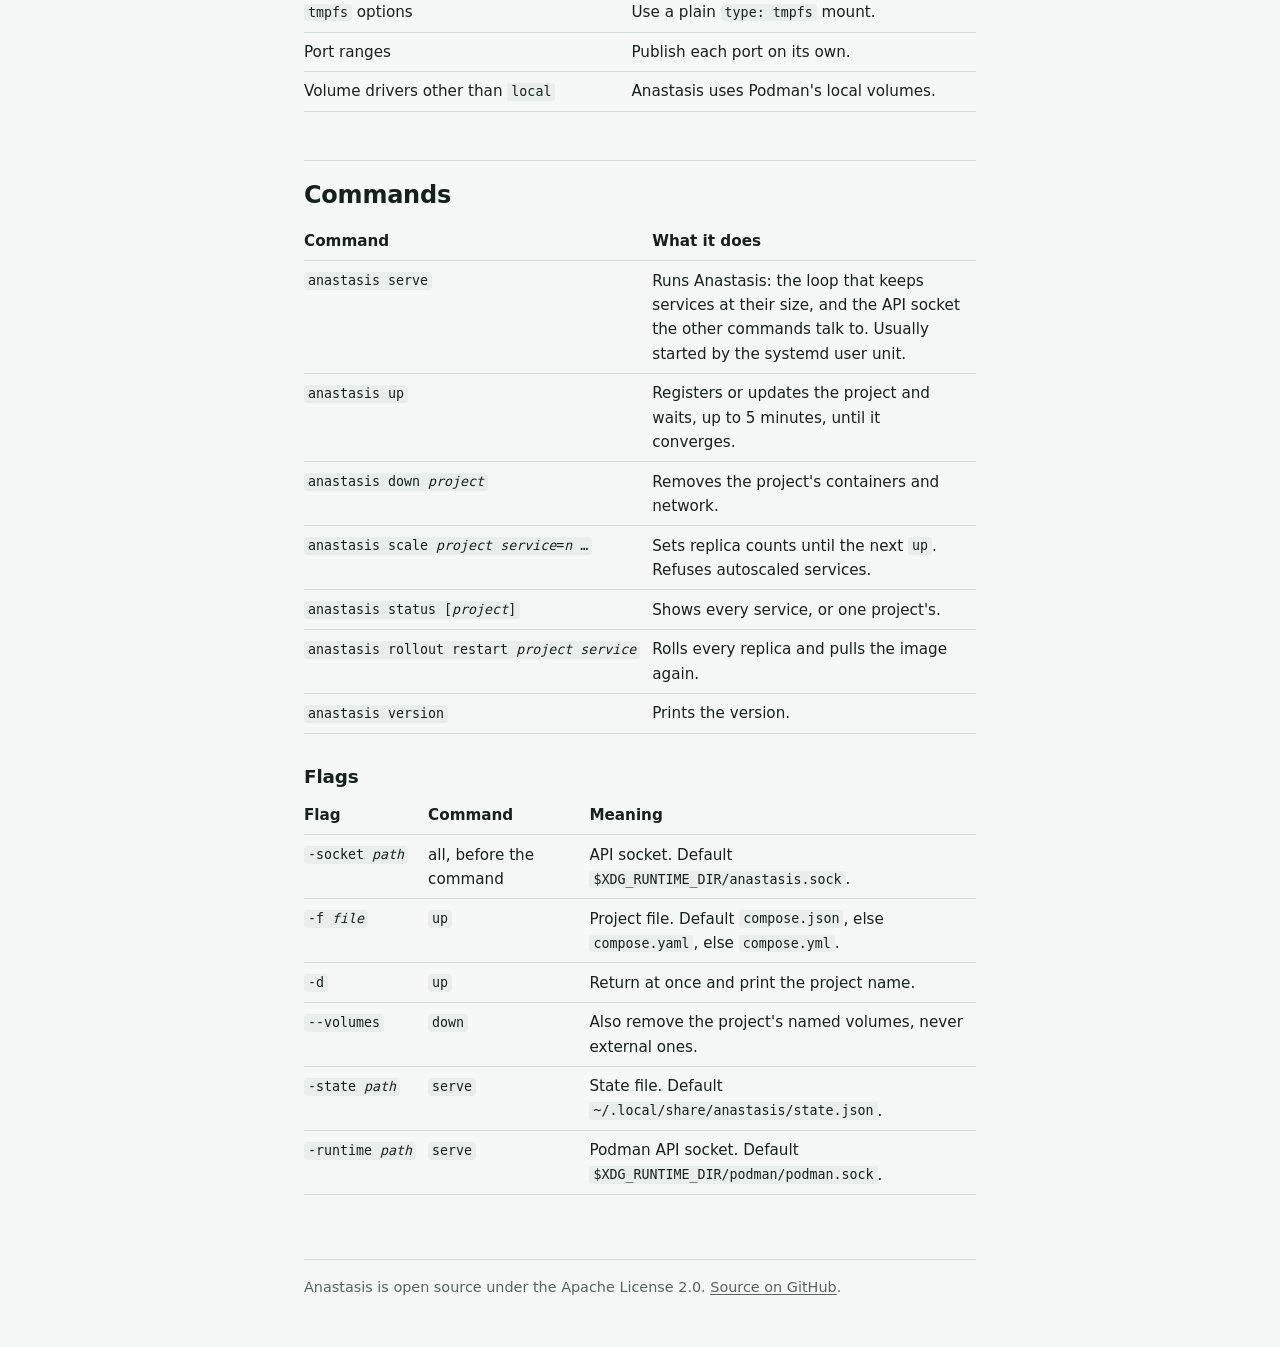
<file: docs/reference.html>
<!DOCTYPE html>
<html lang="en">
<head>
<meta charset="utf-8">
<meta name="viewport" content="width=device-width, initial-scale=1">
<title>Reference: Anastasis</title>
<meta name="description" content="Every compose.json key Anastasis accepts or refuses, the x-anastasis keys, and every command and flag.">
<link rel="stylesheet" href="style.css">
<link rel="icon" href="logo.svg" type="image/svg+xml">
</head>
<body>
<a class="skip" href="#main">Skip to content</a>
<header class="bar">
  <nav aria-label="Site">
    <a class="home" href="./"><img src="logo.svg" alt="Anastasis home" width="132" height="32"></a>
    <a href="guide.html">Guide</a>
    <a href="reference.html" aria-current="page">Reference</a>
    <a href="https://github.com/rationislabs/anastasis">GitHub</a>
  </nav>
</header>

<main id="main">
<h1>Reference</h1>
<p class="lede">The project file keys Anastasis understands, the ones it refuses, and its
commands.</p>
<nav aria-label="On this page">
<ul class="toc">
  <li><a href="#project">Top level</a></li>
  <li><a href="#service">Service keys</a></li>
  <li><a href="#healthcheck">healthcheck</a></li>
  <li><a href="#ports">ports</a></li>
  <li><a href="#volumes">volumes</a></li>
  <li><a href="#deploy">deploy</a></li>
  <li><a href="#x-anastasis">x-anastasis</a></li>
  <li><a href="#refused">Refused keys</a></li>
  <li><a href="#cli">Commands</a></li>
</ul>
</nav>
<p>A project file is JSON (<code>compose.json</code>) or YAML (<code>compose.yaml</code>) in the shape
of the <a href="https://compose-spec.io">Compose specification</a>. Strings may use
<code>${VAR}</code> and the other Compose variable forms. A key that is not listed here is an error:
Anastasis never runs a file differently than it is written. Durations are Compose durations such as
<code>5s</code> or <code>1m30s</code>.</p>

<h2 id="project">Top level</h2>
<div class="scroll"><table>
<thead><tr><th scope="col">Key</th><th scope="col">Meaning</th></tr></thead>
<tbody>
<tr><td><code>name</code></td><td>Project name. <code>COMPOSE_PROJECT_NAME</code> wins over it; without
either, the directory name is used. Lowercase letters, digits, <code>-</code> and
<code>_</code>.</td></tr>
<tr><td><code>services</code></td><td>The services, by name.</td></tr>
<tr><td><code>volumes</code></td><td>Named volumes the services use; see <a href="#named-volumes">named
volumes</a>.</td></tr>
<tr><td><code>networks</code></td><td>Accepted; every project gets one network, so only
<code>default</code> may be named.</td></tr>
<tr><td><code>version</code></td><td>Accepted and ignored, as in Compose.</td></tr>
<tr><td><code>x-…</code></td><td>Any key starting with <code>x-</code> is ignored, so it can hold
shared values.</td></tr>
</tbody>
</table></div>

<h3 id="named-volumes">Named volumes</h3>
<div class="scroll"><table>
<thead><tr><th scope="col">Key</th><th scope="col">Meaning</th></tr></thead>
<tbody>
<tr><td><code>name</code></td><td>The volume's real name. Default: <code><var>project</var>_<var>key</var></code>.</td></tr>
<tr><td><code>external</code></td><td><code>true</code>: the volume exists already, is never deleted,
and may be shared between projects. Its name defaults to the key.</td></tr>
<tr><td><code>driver</code></td><td>Only <code>local</code>.</td></tr>
<tr><td><code>labels</code></td><td>Accepted and ignored.</td></tr>
</tbody>
</table></div>

<h2 id="service">Service keys</h2>
<div class="scroll"><table>
<thead><tr><th scope="col">Key</th><th scope="col">Meaning</th></tr></thead>
<tbody>
<tr><td><code>image</code></td><td>Required. Use the fully qualified name, with the registry.</td></tr>
<tr><td><code>command</code></td><td>A string or a list.</td></tr>
<tr><td><code>entrypoint</code></td><td>A string or a list.</td></tr>
<tr><td><code>environment</code></td><td>A mapping or a list of <code>KEY=value</code>. A bare
<code>KEY</code> takes its value from your environment, or is left out.</td></tr>
<tr><td><code>env_file</code></td><td>A path, a list of paths, or a list of
<code>{"path": …, "required": false}</code> (<code>path</code>, <code>required</code>). Files load in
order; <code>environment</code> wins.</td></tr>
<tr><td><code>volumes</code></td><td>Mounts; see <a href="#volumes">volumes</a>.</td></tr>
<tr><td><code>healthcheck</code></td><td>See <a href="#healthcheck">healthcheck</a>.</td></tr>
<tr><td><code>labels</code></td><td>A mapping or a list.</td></tr>
<tr><td><code>user</code></td><td>User inside the container.</td></tr>
<tr><td><code>working_dir</code></td><td>Working directory inside the container.</td></tr>
<tr><td><code>stop_signal</code></td><td>Signal that stops a replica.</td></tr>
<tr><td><code>stop_grace_period</code></td><td>Time between that signal and a kill. Default
<code>10s</code>.</td></tr>
<tr><td><code>cap_add</code></td><td>Passed to Podman as written.</td></tr>
<tr><td><code>cap_drop</code></td><td>Passed to Podman as written.</td></tr>
<tr><td><code>read_only</code></td><td>Read-only root filesystem.</td></tr>
<tr><td><code>deploy</code></td><td>See <a href="#deploy">deploy</a>.</td></tr>
<tr><td><code>ports</code></td><td>Publishes ports directly; see <a href="#ports">ports</a>. Only for a
single replica.</td></tr>
<tr><td><code>networks</code></td><td>Only <code>default</code>.</td></tr>
<tr><td><code>depends_on</code></td><td>Accepted and ignored: Anastasis retries until dependencies
are up. The names must still be services of the project.</td></tr>
<tr><td><code>restart</code></td><td>Accepted; Anastasis keeps every service running.
<code>"no"</code> and <code>on-failure</code> are refused.</td></tr>
<tr><td><code>container_name</code></td><td>Accepted and ignored: Anastasis names replicas
itself.</td></tr>
<tr><td><code>name</code></td><td>Accepted and ignored.</td></tr>
<tr><td><code>x-anastasis</code></td><td>See <a href="#x-anastasis">x-anastasis</a>.</td></tr>
</tbody>
</table></div>

<h2 id="healthcheck">healthcheck</h2>
<div class="scroll"><table>
<thead><tr><th scope="col">Key</th><th scope="col">Meaning</th></tr></thead>
<tbody>
<tr><td><code>test</code></td><td>A list such as <code>["CMD", "wget", "-qO-", "http://localhost:8080/health"]</code>,
or a string, which runs in a shell.</td></tr>
<tr><td><code>interval</code></td><td>Time between checks.</td></tr>
<tr><td><code>timeout</code></td><td>A check that takes longer fails.</td></tr>
<tr><td><code>start_period</code></td><td>Failures during this time after start do not count.</td></tr>
<tr><td><code>retries</code></td><td>Failures in a row before a replica is unhealthy and
replaced.</td></tr>
<tr><td><code>disable</code></td><td>Turn off the image's own healthcheck.</td></tr>
<tr><td><code>start_interval</code></td><td>Accepted and ignored.</td></tr>
</tbody>
</table></div>
<p>A replica only gets traffic once its healthcheck passes. Without a healthcheck it counts as ready
when it starts.</p>

<h2 id="ports">ports</h2>
<p>Short form <code>[[host_ip:]published:]target[/protocol]</code>, such as <code>"8080:80"</code>, or
the long form below. A service with <code>ports</code> runs one replica and updates with
<code>stop-first</code>; to scale, use <a href="#x-anastasis"><code>expose</code></a>. Port ranges are
refused.</p>
<div class="scroll"><table>
<thead><tr><th scope="col">Key</th><th scope="col">Meaning</th></tr></thead>
<tbody>
<tr><td><code>target</code></td><td>Container port, required.</td></tr>
<tr><td><code>published</code></td><td>Host port.</td></tr>
<tr><td><code>host_ip</code></td><td>Host address to bind.</td></tr>
<tr><td><code>protocol</code></td><td><code>tcp</code> (default), <code>udp</code> or <code>sctp</code>.</td></tr>
<tr><td><code>mode</code></td><td>Accepted and ignored.</td></tr>
<tr><td><code>name</code></td><td>Accepted and ignored.</td></tr>
<tr><td><code>app_protocol</code></td><td>Accepted and ignored.</td></tr>
</tbody>
</table></div>

<h2 id="volumes">volumes</h2>
<p>Short form <code>[source:]target[:mode]</code>. A source that is a path (<code>./data</code>,
<code>/srv/data</code>, <code>~/data</code>) is a bind mount; any other source is a
<a href="#named-volumes">named volume</a>, which must be declared at the top level. No source makes an
anonymous volume, which belongs to one replica and is deleted with it. Relative paths are relative to
the project file.</p>
<div class="scroll"><table>
<thead><tr><th scope="col">Key</th><th scope="col">Meaning</th></tr></thead>
<tbody>
<tr><td><code>type</code></td><td><code>bind</code>, <code>volume</code> or <code>tmpfs</code>.</td></tr>
<tr><td><code>source</code></td><td>Host path or volume name. Required for a bind mount.</td></tr>
<tr><td><code>target</code></td><td>Absolute path in the container.</td></tr>
<tr><td><code>read_only</code></td><td>Mount read-only.</td></tr>
<tr><td><code>bind</code></td><td><code>selinux</code> (<code>z</code> or <code>Z</code>) and
<code>create_host_path</code>. <code>propagation</code> and <code>recursive</code> are
refused.</td></tr>
<tr><td><code>volume</code></td><td><code>nocopy</code> and <code>subpath</code> are refused.</td></tr>
<tr><td><code>tmpfs</code></td><td>Refused: tmpfs options are not supported. A plain
<code>type: tmpfs</code> works.</td></tr>
<tr><td><code>consistency</code></td><td>Accepted and ignored.</td></tr>
</tbody>
</table></div>

<h2 id="deploy">deploy</h2>
<div class="scroll"><table>
<thead><tr><th scope="col">Key</th><th scope="col">Meaning</th></tr></thead>
<tbody>
<tr><td><code>replicas</code></td><td>How many replicas to run. Default 1. With autoscaling, the
starting count.</td></tr>
<tr><td><code>resources</code></td><td><code>limits</code>: <code>cpus</code> (such as
<code>"0.5"</code>) and <code>memory</code> (such as <code>"256m"</code>). <code>reservations</code>
is accepted and ignored.</td></tr>
<tr><td><code>update_config</code></td><td>How rollouts run; see below.</td></tr>
<tr><td><code>restart_policy</code></td><td>Accepted; <code>condition</code> <code>none</code> and
<code>on-failure</code> are refused.</td></tr>
<tr><td><code>mode</code></td><td>Only <code>replicated</code>.</td></tr>
<tr><td><code>labels</code></td><td>Accepted and ignored.</td></tr>
<tr><td><code>endpoint_mode</code>, <code>placement</code>, <code>rollback_config</code></td><td>Refused;
see <a href="#refused">refused keys</a>.</td></tr>
</tbody>
</table></div>

<h3 id="update-config">update_config</h3>
<div class="scroll"><table>
<thead><tr><th scope="col">Key</th><th scope="col">Meaning</th></tr></thead>
<tbody>
<tr><td><code>parallelism</code></td><td>Replicas replaced at a time. Default 1; 0 means all at
once.</td></tr>
<tr><td><code>delay</code></td><td>Wait between batches.</td></tr>
<tr><td><code>monitor</code></td><td>How long new replicas must survive. Default
<code>30s</code>.</td></tr>
<tr><td><code>order</code></td><td><code>start-first</code> (default) or <code>stop-first</code>
(default with <code>ports</code>, the only order <code>ports</code> allows).</td></tr>
<tr><td><code>failure_action</code></td><td><code>pause</code> (default), <code>rollback</code> or
<code>continue</code>.</td></tr>
<tr><td><code>max_failure_ratio</code></td><td>Refused unless 0.</td></tr>
</tbody>
</table></div>

<h2 id="x-anastasis">x-anastasis</h2>
<p>A service-level block for what Compose has no keys for.</p>
<div class="scroll"><table>
<thead><tr><th scope="col">Key</th><th scope="col">Meaning</th></tr></thead>
<tbody>
<tr><td><code>expose</code></td><td><code>"hostPort:containerPort"</code>, such as
<code>"8000:8080"</code>: the HTTP load balancer on the host port, forwarding to that port of every
ready replica.</td></tr>
<tr><td><code>sticky</code></td><td><code>true</code> keeps each browser on one replica. Needs
<code>expose</code>.</td></tr>
<tr><td><code>autoscale</code></td><td>See below.</td></tr>
</tbody>
</table></div>

<h3 id="autoscale">autoscale</h3>
<div class="scroll"><table>
<thead><tr><th scope="col">Key</th><th scope="col">Meaning</th></tr></thead>
<tbody>
<tr><td><code>max</code></td><td>Required, at least 1.</td></tr>
<tr><td><code>min</code></td><td>At least 1; defaults to <code>deploy.replicas</code>. Scaling to
zero is not supported.</td></tr>
<tr><td><code>inflight</code></td><td>Target concurrent requests per replica. Needs
<code>expose</code>.</td></tr>
<tr><td><code>cpu</code></td><td>Target percent of the CPU limit per replica. Needs
<code>deploy.resources.limits.cpus</code>.</td></tr>
</tbody>
</table></div>
<p>Set <code>inflight</code>, <code>cpu</code>, or both; the higher replica count wins. A service with
<code>ports</code> cannot autoscale.</p>

<h2 id="refused">Refused keys</h2>
<p>Anastasis stops with an error on these instead of running something you did not write.</p>
<div class="scroll"><table>
<thead><tr><th scope="col">Key</th><th scope="col">Why, and what to do instead</th></tr></thead>
<tbody>
<tr><td><code>build</code></td><td>Anastasis does not build images. Push an image and set
<code>image</code>.</td></tr>
<tr><td><code>network_mode</code>, custom <code>networks</code></td><td>Every project gets one network;
services reach each other by name.</td></tr>
<tr><td><code>restart: "no"</code>, <code>restart: on-failure</code></td><td>Every service is kept
running. Run one-shot jobs with <code>podman run</code>.</td></tr>
<tr><td><code>privileged</code>, <code>devices</code>, <code>pid</code></td><td>Not supported, along with
any service key not listed under <a href="#service">service keys</a>.</td></tr>
<tr><td><code>endpoint_mode</code>, <code>placement</code>, <code>mode: global</code></td><td>Swarm-only:
there is one host.</td></tr>
<tr><td><code>rollback_config</code></td><td>Use <code>update_config.failure_action: rollback</code>.</td></tr>
<tr><td><code>max_failure_ratio</code></td><td>Not supported; leave it out or set it to 0.</td></tr>
<tr><td><code>propagation</code>, <code>recursive</code></td><td>Bind propagation options are not
supported.</td></tr>
<tr><td><code>nocopy</code>, <code>subpath</code></td><td>Volume options are not supported.</td></tr>
<tr><td><code>tmpfs</code> options</td><td>Use a plain <code>type: tmpfs</code> mount.</td></tr>
<tr><td>Port ranges</td><td>Publish each port on its own.</td></tr>
<tr><td>Volume drivers other than <code>local</code></td><td>Anastasis uses Podman's local
volumes.</td></tr>
</tbody>
</table></div>

<h2 id="cli">Commands</h2>
<div class="scroll"><table>
<thead><tr><th scope="col">Command</th><th scope="col">What it does</th></tr></thead>
<tbody>
<tr><td><code>anastasis serve</code></td><td>Runs Anastasis: the loop that keeps services at their
size, and the API socket the other commands talk to. Usually started by the systemd user
unit.</td></tr>
<tr><td><code>anastasis up</code></td><td>Registers or updates the project and waits, up to 5
minutes, until it converges.</td></tr>
<tr><td><code>anastasis down <var>project</var></code></td><td>Removes the project's containers and
network.</td></tr>
<tr><td><code>anastasis scale <var>project</var> <var>service</var>=<var>n</var> …</code></td><td>Sets
replica counts until the next <code>up</code>. Refuses autoscaled services.</td></tr>
<tr><td><code>anastasis status [<var>project</var>]</code></td><td>Shows every service, or one
project's.</td></tr>
<tr><td><code>anastasis rollout restart <var>project</var> <var>service</var></code></td><td>Rolls every
replica and pulls the image again.</td></tr>
<tr><td><code>anastasis version</code></td><td>Prints the version.</td></tr>
</tbody>
</table></div>

<h3 id="flags">Flags</h3>
<div class="scroll"><table>
<thead><tr><th scope="col">Flag</th><th scope="col">Command</th><th scope="col">Meaning</th></tr></thead>
<tbody>
<tr><td><code>-socket <var>path</var></code></td><td>all, before the command</td><td>API socket.
Default <code>$XDG_RUNTIME_DIR/anastasis.sock</code>.</td></tr>
<tr><td><code>-f <var>file</var></code></td><td><code>up</code></td><td>Project file. Default
<code>compose.json</code>, else <code>compose.yaml</code>, else <code>compose.yml</code>.</td></tr>
<tr><td><code>-d</code></td><td><code>up</code></td><td>Return at once and print the project
name.</td></tr>
<tr><td><code>--volumes</code></td><td><code>down</code></td><td>Also remove the project's named
volumes, never external ones.</td></tr>
<tr><td><code>-state <var>path</var></code></td><td><code>serve</code></td><td>State file. Default
<code>~/.local/share/anastasis/state.json</code>.</td></tr>
<tr><td><code>-runtime <var>path</var></code></td><td><code>serve</code></td><td>Podman API socket.
Default <code>$XDG_RUNTIME_DIR/podman/podman.sock</code>.</td></tr>
</tbody>
</table></div>
</main>

<footer>
  <p>Anastasis is open source under the Apache License 2.0.
  <a href="https://github.com/rationislabs/anastasis">Source on GitHub</a>.</p>
</footer>
</body>
</html>
</file>
<file: docs/style.css>
/* Anastasis site: one stylesheet, system fonts, no JavaScript. */

:root {
  --paper: #f6f8f7;
  --ink: #16201d;
  --muted: #56635f;
  --rule: #d3dbd8;
  --accent: #0e6b62;
  --code-bg: #e9eeec;
  --term-bg: #1a2321;
  --term-ink: #d6e2de;
  --term-dim: #7e8e89;
  --term-ok: #86d3ae;
  --term-bad: #ee8e7e;
  --sans: system-ui, -apple-system, "Segoe UI", Roboto, Ubuntu, Cantarell, "Noto Sans", sans-serif;
  --mono: ui-monospace, "SFMono-Regular", "DejaVu Sans Mono", Menlo, Consolas, monospace;
  --measure: 42rem;
  color-scheme: light dark;
}

@media (prefers-color-scheme: dark) {
  :root {
    --paper: #111816;
    --ink: #e2e9e6;
    --muted: #9aa8a3;
    --rule: #2a3532;
    --accent: #5fc4b4;
    --code-bg: #1c2523;
    --term-bg: #0a100e;
  }
}

* { box-sizing: border-box; }

html { -webkit-text-size-adjust: 100%; }

body {
  margin: 0;
  background: var(--paper);
  color: var(--ink);
  font: 1.0625rem/1.6 var(--sans);
}

a { color: var(--accent); text-underline-offset: 0.15em; }
a:hover { text-decoration-thickness: 2px; }
:focus-visible { outline: 3px solid var(--accent); outline-offset: 2px; }

.skip {
  position: absolute;
  left: 1rem;
  top: -3rem;
  padding: 0.5rem 0.75rem;
  background: var(--ink);
  color: var(--paper);
  z-index: 10;
}
.skip:focus { top: 0.5rem; }

/* Top bar */

.bar {
  position: sticky;
  top: 0;
  z-index: 5;
  background: var(--paper);
  border-bottom: 1px solid var(--rule);
}
.bar nav {
  display: flex;
  flex-wrap: wrap;
  align-items: center;
  gap: 0.25rem 1.25rem;
  max-width: calc(var(--measure) + 2rem);
  margin: 0 auto;
  padding: 0.6rem 1rem;
}
.bar .home { margin-right: auto; line-height: 0; }
.bar .home img { height: 1.6rem; width: auto; }
.bar a { color: var(--ink); text-decoration: none; }
.bar a:hover, .bar a[aria-current="page"] { color: var(--accent); }
.bar a[aria-current="page"] { text-decoration: underline; text-underline-offset: 0.35em; }
@media (max-width: 30rem) {
  .bar nav { column-gap: 0.9rem; }
  .bar .home img { height: 1.3rem; }
}

/* Content column */

main, footer {
  max-width: calc(var(--measure) + 2rem);
  margin: 0 auto;
  padding: 0 1rem;
}
main { padding-bottom: 3rem; }

h1, h2, h3 { line-height: 1.2; letter-spacing: -0.01em; }
h1 { font-size: clamp(2rem, 6vw, 2.9rem); font-weight: 800; letter-spacing: -0.025em; margin: 2.5rem 0 1rem; }
h2 { font-size: 1.5rem; margin: 3rem 0 0.75rem; padding-top: 1.25rem; border-top: 1px solid var(--rule); }
h3 { font-size: 1.15rem; margin: 2rem 0 0.5rem; }
h2[id], h3[id] { scroll-margin-top: 4rem; }

p, ul, ol, dl, table, pre, figure { margin: 0 0 1rem; }
ul, ol { padding-left: 1.25rem; }
li + li { margin-top: 0.3rem; }

.lede { font-size: 1.2rem; color: var(--ink); }
.note { color: var(--muted); }

code, pre { font-family: var(--mono); font-size: 0.875em; }
:not(pre) > code {
  background: var(--code-bg);
  padding: 0.1em 0.3em;
  border-radius: 3px;
  overflow-wrap: anywhere;
}
pre {
  background: var(--code-bg);
  padding: 0.85rem 1rem;
  border-radius: 4px;
  overflow-x: auto;
  line-height: 1.5;
}
pre.term { background: var(--term-bg); color: var(--term-ink); }
pre.term .dim { color: var(--term-dim); }

/* Tables */

.scroll { overflow-x: auto; margin: 0 0 1rem; }
table { border-collapse: collapse; width: 100%; font-size: 0.95rem; }
.scroll table { margin: 0; }
th, td { text-align: left; vertical-align: top; padding: 0.45rem 0.75rem 0.45rem 0; border-bottom: 1px solid var(--rule); }
th { font-weight: 650; }
td:first-child { white-space: nowrap; }

/* Home: the status that heals itself */

.status {
  background: var(--term-bg);
  color: var(--term-ink);
  border-radius: 6px;
  padding: 1rem 1.1rem 0.9rem;
  margin: 2rem 0 2.5rem;
}
.status pre { background: none; padding: 0; margin: 0; color: inherit; font-size: clamp(0.6rem, 2.4vw, 0.875em); }
.status figcaption { color: var(--term-dim); font-size: 0.9rem; margin-top: 0.75rem; }
.cycle { display: inline-grid; }
.cycle > span { grid-area: 1 / 1; }
.ok { color: var(--term-ok); }
.bad { color: var(--term-bad); }
.cycle .s1 { animation: s1 9s infinite; }
.cycle .s2 { animation: s2 9s infinite; }
.cycle .s3 { animation: s3 9s infinite; }
@keyframes s1 { 0%, 40% { opacity: 1; } 41%, 100% { opacity: 0; } }
@keyframes s2 { 0%, 40% { opacity: 0; } 41%, 70% { opacity: 1; } 71%, 100% { opacity: 0; } }
@keyframes s3 { 0%, 70% { opacity: 0; } 71%, 100% { opacity: 1; } }
@media (prefers-reduced-motion: reduce) {
  .cycle .s1, .cycle .s2 { animation: none; opacity: 0; }
  .cycle .s3 { animation: none; opacity: 1; }
}

.fixes { margin: 0; }
.fixes dt { font-weight: 700; font-size: 1.1rem; margin-top: 1.75rem; }
.fixes dd { margin: 0.35rem 0 0; }
.fixes pre { margin: 0.6rem 0 0; }

.not li::marker { content: "\2715  "; color: var(--muted); }

/* Guide contents */

.toc { columns: 2 14rem; padding-left: 1.25rem; }
.toc li { break-inside: avoid; }

footer {
  padding-bottom: 2rem;
  color: var(--muted);
  font-size: 0.9rem;
}
footer p { border-top: 1px solid var(--rule); padding-top: 1rem; }
footer a { color: inherit; }
</file>
